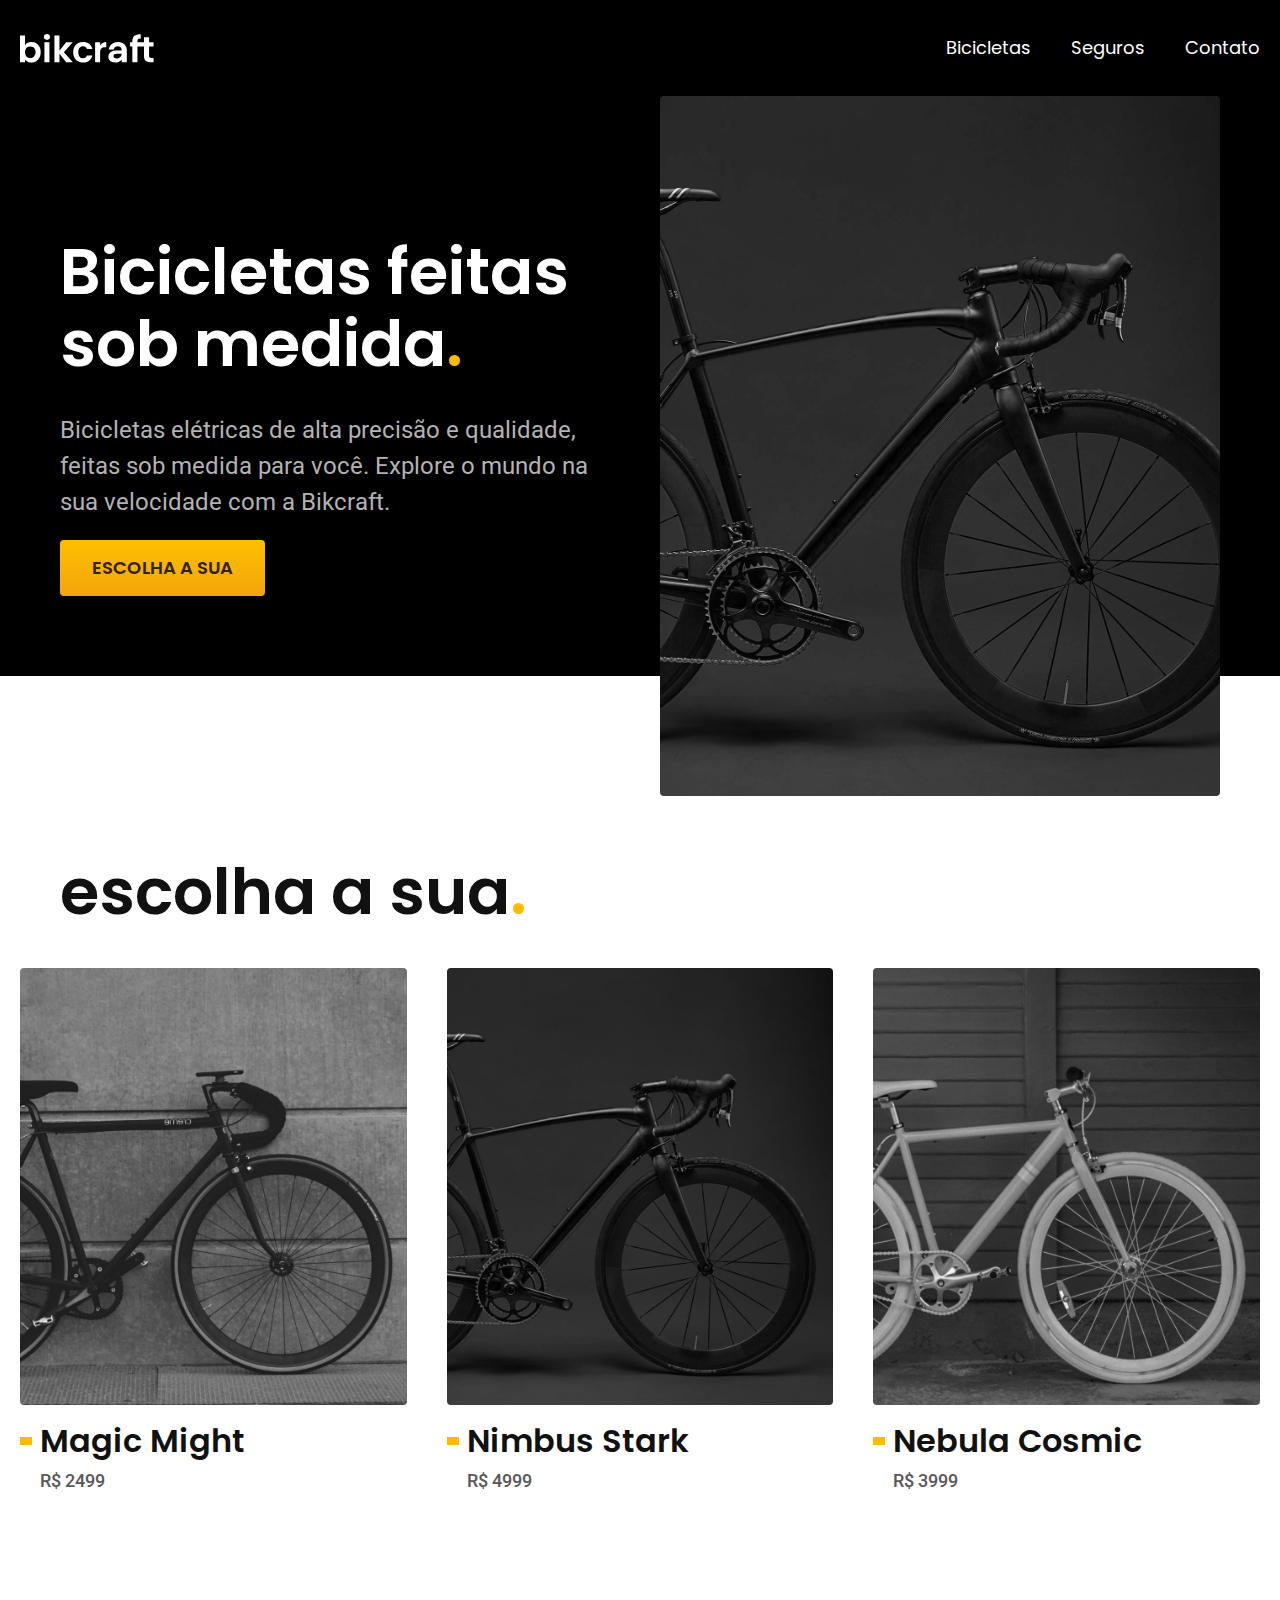
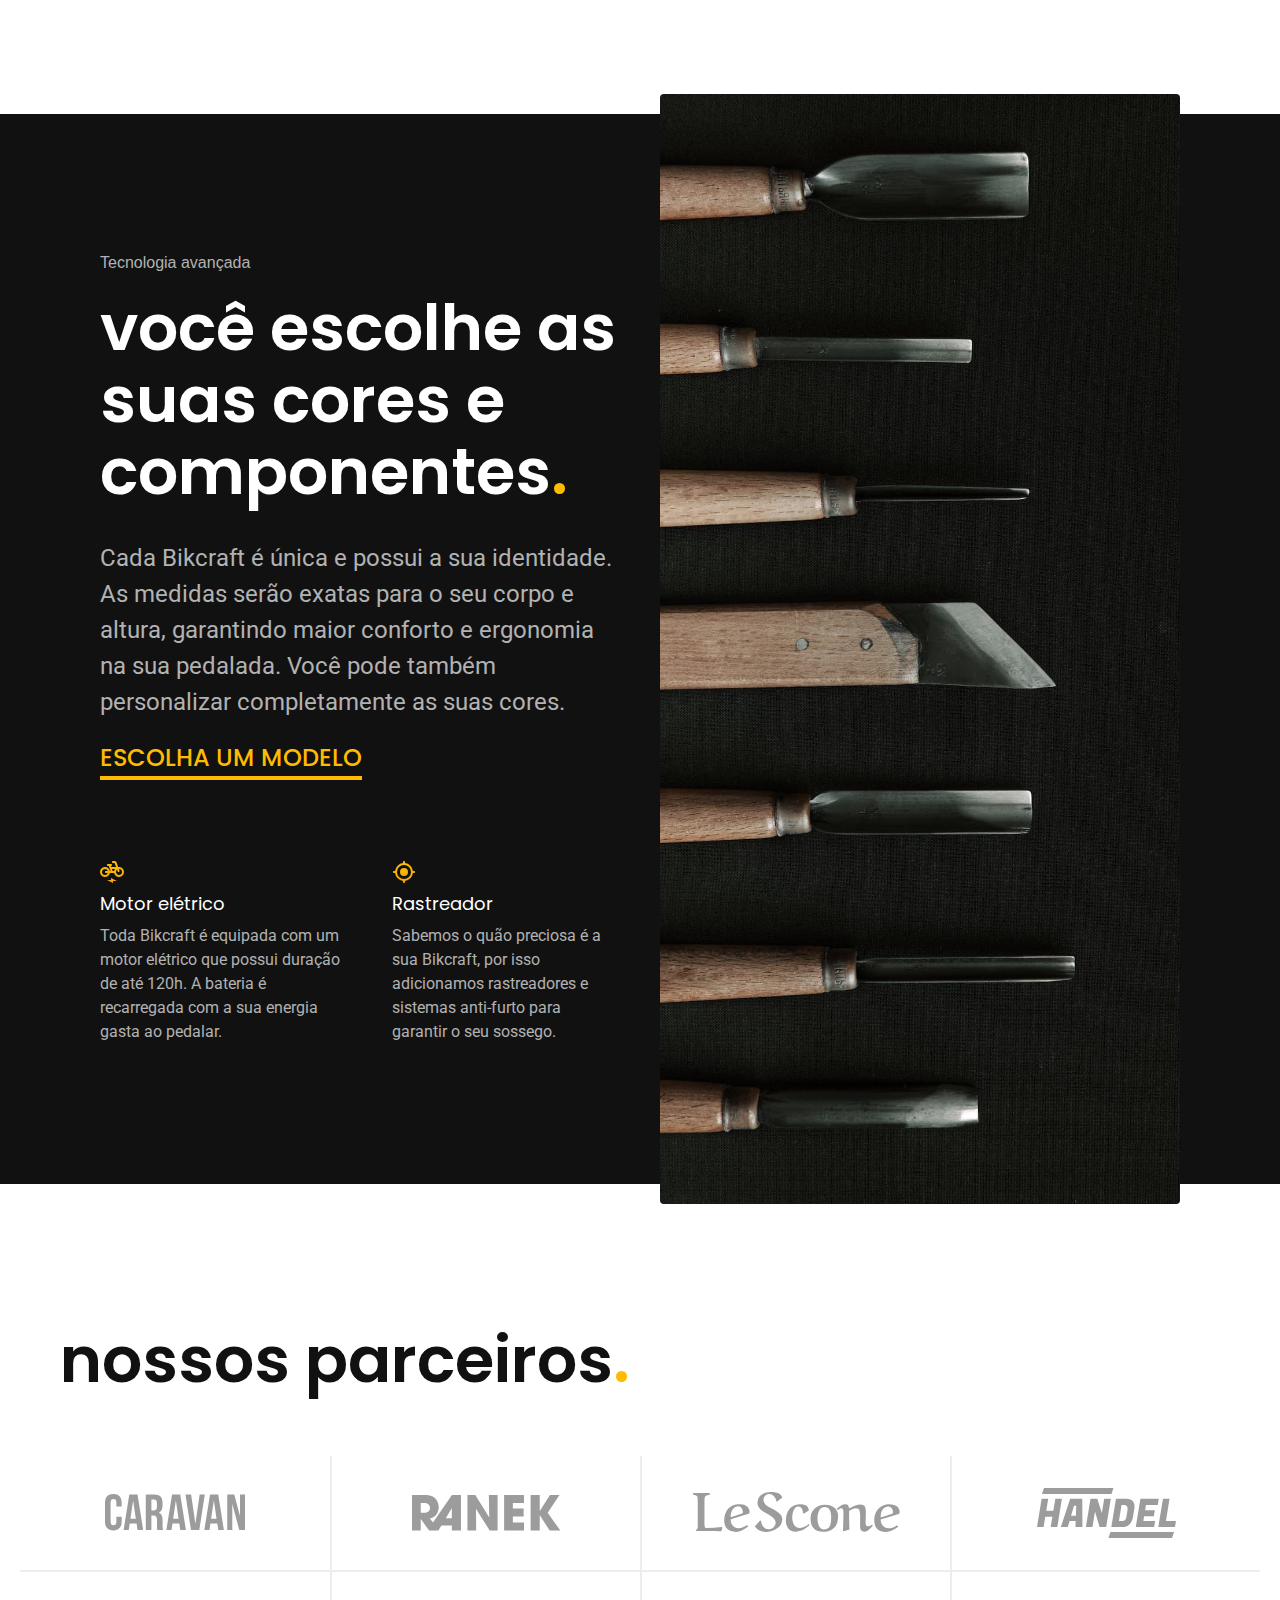
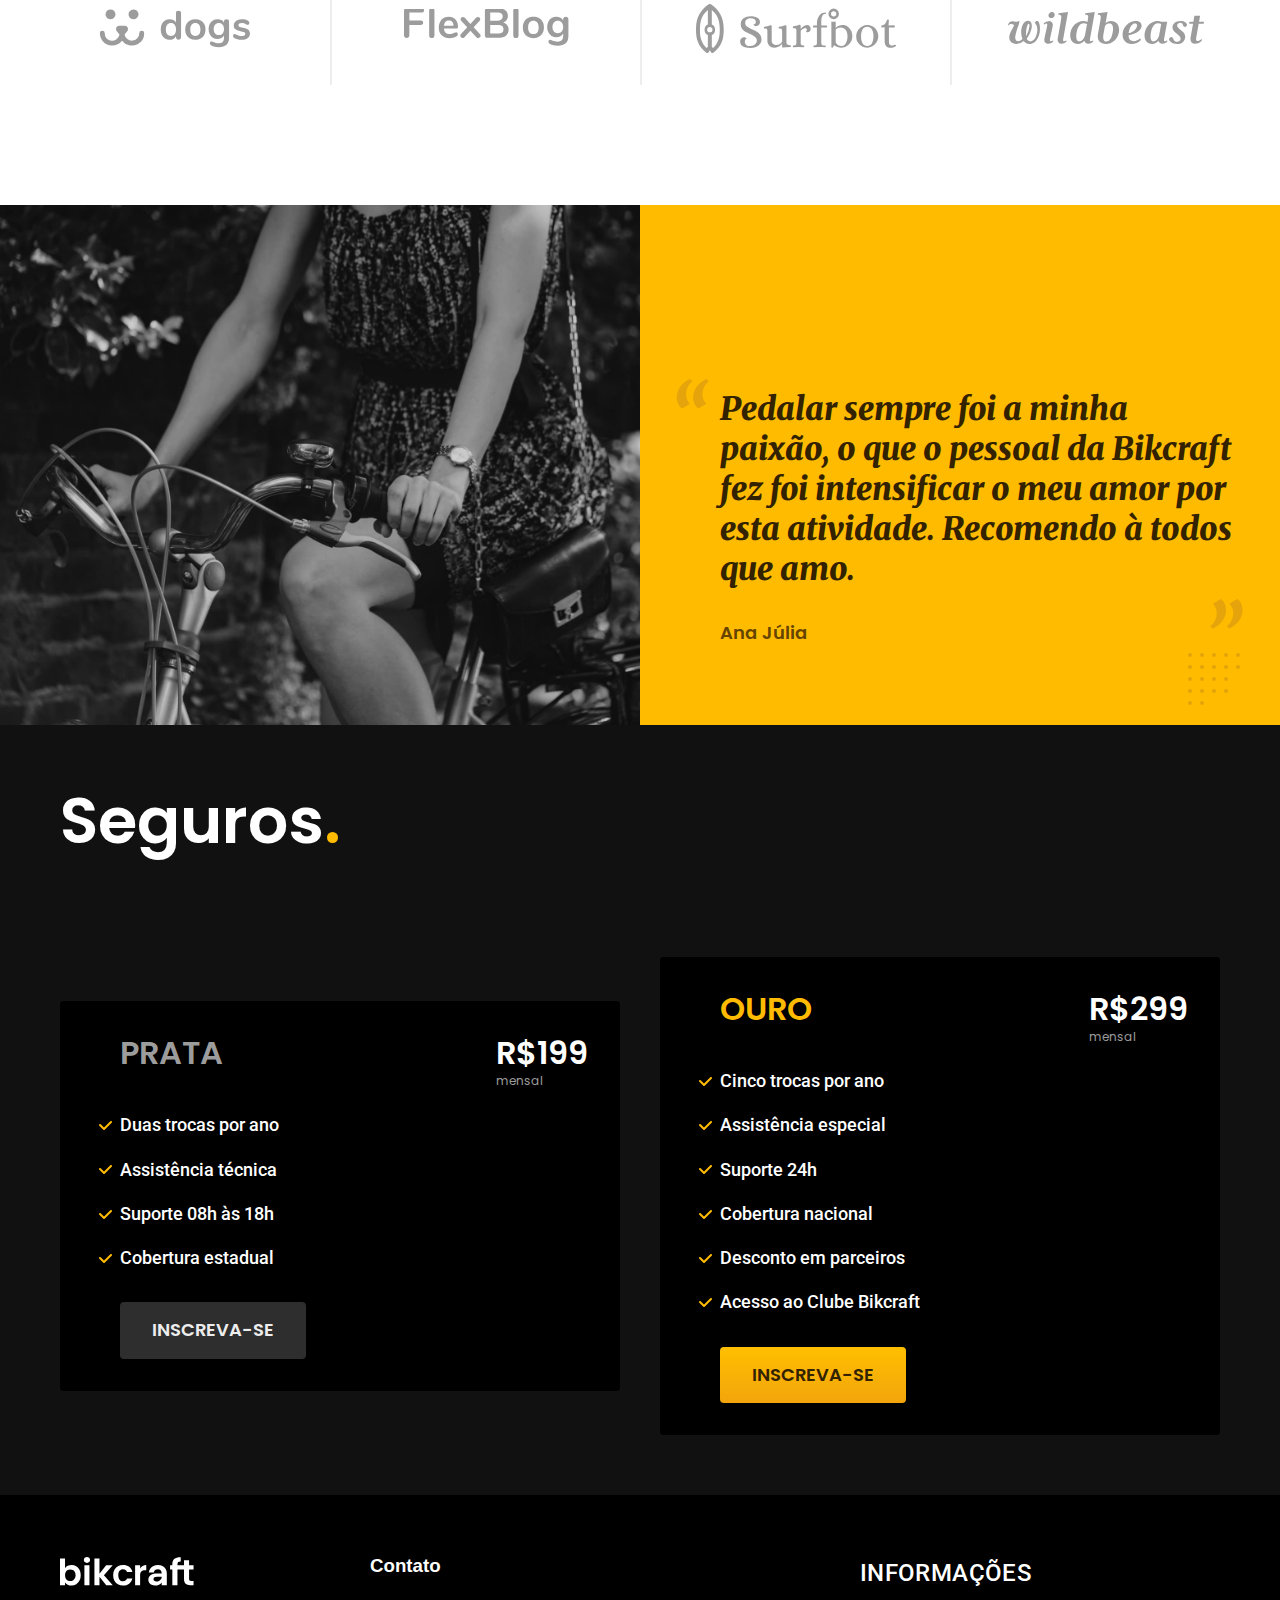
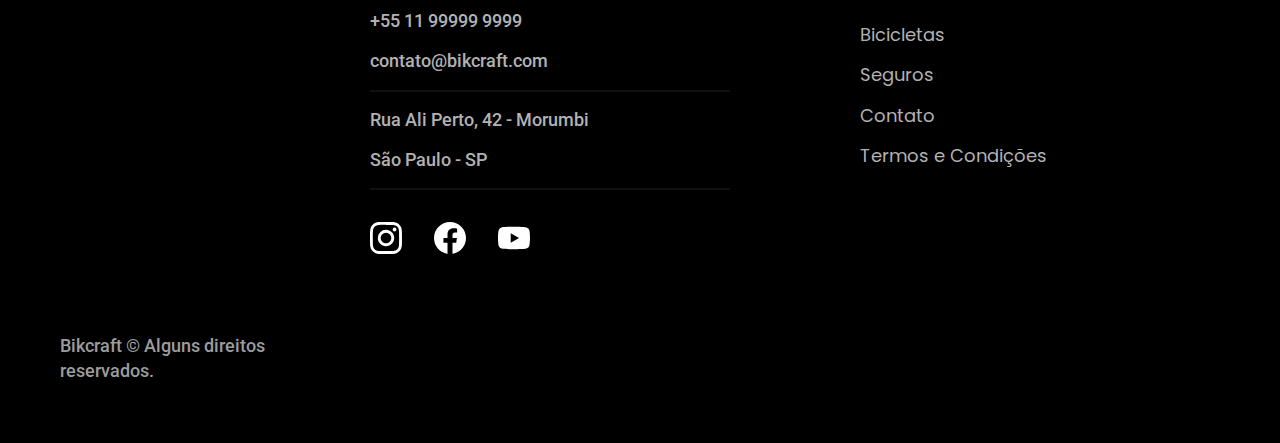
<file: index.html>
<!DOCTYPE html>
<html lang="pt-br">

<head>
  <meta charset="UTF-8">
  <meta name="viewport" content="width=device-width, initial-scale=1.0">
  <title>Bikcraft - Bicicletas Elétricas</title>
  <meta name="description" content="Bicicletas elétricas de alta precisão e qualidade,  feitas sob medida para o cliente. Explore o mundo na sua velocidade com a Bikcraft.">
  <link rel="icon" href="./favicon.svg" type="image/svg+xml">
  <link rel="stylesheet" href="./css/style.min.css" as="style">
  <link rel="preconnect" href="https://fonts.googleapis.com">
  <link rel="preconnect" href="https://fonts.googleapis.com">
  <link rel="preconnect" href="https://fonts.gstatic.com" crossorigin>
  <link href="https://fonts.googleapis.com/css2?family=Merriweather:ital,wght@1,900&family=Poppins:wght@400;600&family=Roboto:wght@400;500&display=swap" rel="stylesheet">

  <script>document.documentElement.classList.add('js') </script>
</head>

<body>
  <header class="header-bg">
    <div class="header">
      <a href="./"><img src="./bikcraft.svg" width="136" height="32" alt="Bikcraft"></a>
      <nav aria-label="primaria">
        <ul class="header-menu font-1-m cor-0">
          <li><a href="./bicicletas.html">Bicicletas</a></li>
          <li><a href="./seguros.html">Seguros</a></li>
          <li><a href="./contato.html">Contato</a></li>
        </ul>
      </nav>
    </div>
  </header>
  <main class="introducao-bg">
    <div class="introducao container">
      <div class="introducao-content">
        <h1 class="font-1-xxl cor-0 fadeInDown" data-anime="200">Bicicletas feitas sob medida<span class="cor-p1">.</span></h1>
        <p class="font-2-l cor-5 fadeInDown" data-anime="400">Bicicletas elétricas de alta precisão e qualidade, feitas sob medida para você. Explore o mundo na sua velocidade com a Bikcraft.</p>
        <a class="btn fadeInDown" href="./bicicletas.html" data-anime="600">Escolha a sua</a>
      </div>
      <picture class="fadeInDown" data-anime="800">
        <source media="(max-width: 800px)" srcset="./bicicletas/nimbus.jpg">
        <img src="./fotos/introducao.jpg" width="1280" height="1600" alt="Bicicleta elétrica preta">
      </picture>
    </div>
  </main>
  <article class="bicicletas-listas">
    <h2 class="font-1-xxl container">escolha a sua<span class="cor-p1">.</span></h2>

    <ul>
      <li>
        <a href="./bicicletas-html/magic.html">
          <img src="bicicletas/magic-home.jpg" alt="Bicicleta preta">
          <h3 class="font-1-xl">Magic Might</h3>
          <span class="font-2-m cor-8">R$ 2499</span>
        </a>
      </li>
      <li>
        <a href="./bicicletas-html/nimbus.html">
          <img src="bicicletas/nimbus-home.jpg" alt="Bicicleta preta">
          <h3 class="font-1-xl">Nimbus Stark</h3>
          <span class="font-2-m cor-8">R$ 4999</span>
        </a>
      </li>
      <li>
        <a href="./bicicletas-html/nebula.html">
          <img src="bicicletas/nebula-home.jpg" alt="Bicicleta branca">
          <h3 class="font-1-xl">Nebula Cosmic</h3>
          <span class="font-2-m cor-8">R$ 3999</span>
        </a>
      </li>
    </ul>
  </article>

  <article class="tecnologia-bg">
    <div class="tecnologia container">
      <div class="tecnologia-content">
        <span class="font-2-lb cor-5">Tecnologia avançada</span>
        <h2 class="font-1-xxl cor-0">você escolhe as suas cores e componentes<span class="cor-p1">.</span></h2>
        <p class="font-2-l cor-5">Cada Bikcraft é única e possui a sua identidade. As medidas serão exatas para o seu corpo e altura, garantindo maior conforto e ergonomia na sua pedalada. Você pode também personalizar completamente as suas cores.</p>
        <a class="link" href="./bicicletas.html">Escolha um modelo</a>

        <div class="tecnologia-vantagens">
          <div>
            <img src="./icones/eletrica.svg" alt="">
            <h3 class=" font-1-m cor-0">Motor elétrico</h3>
            <p class=" font-2-s cor-5">Toda Bikcraft é equipada com um motor elétrico que possui duração de até 120h. A bateria é recarregada com a sua energia gasta ao pedalar.</p>
          </div>

          <div>
            <img src="./icones/rastreador.svg" alt="">
            <h3 class="font-1-m cor-0">Rastreador</h3>
            <p class=" font-2-s cor-5">Sabemos o quão preciosa é a sua Bikcraft, por isso adicionamos rastreadores e sistemas anti-furto para garantir o seu sossego. </p>
          </div>
        </div>
      </div>
      <div class="tecnologia-imagem">
        <img src="./fotos/tecnologia.jpg" alt="Tecnologia">
      </div>
    </div>
  </article>
  <section class="parceiros" aria-label="Nossos parceiros">
    <h2 class="font-1-xxl container">nossos parceiros<span class="cor-p1">.</span></h2>
    <ul>
      <li><img src="./parceiros/caravan.svg" alt="caravan"></li>
      <li><img src="./parceiros/ranek.svg" alt="ranek"></li>
      <li><img src="./parceiros/lescone.svg" alt="lescone"></li>
      <li><img src="./parceiros/handel.svg" alt="handel"></li>
      <li><img src="./parceiros/dogs.svg" alt="dogs"></li>
      <li><img src="./parceiros/flexblog.svg" alt="flexblog"></li>
      <li><img src="./parceiros/surfbot.svg" alt="surfbot"></li>
      <li><img src="./parceiros/wildbeast.svg" alt="wildbeast"></li>

    </ul>
  </section>
  <section class="depoimento" aria-label="Depoimento">
    <div><img src="./fotos/depoimento.jpg" alt="Pessoa pedalando uma bicleta Bikcraft"></div>
    <div class="depoimento-content">
      <blockquote class="font-1-xl cor-p5">
        <p>Pedalar sempre foi a minha paixão, o que o pessoal da Bikcraft fez foi intensificar o meu amor por esta atividade. Recomendo à todos que amo.
        </p>
      </blockquote>
      <span class="font-1-m-b cor-p4">Ana Júlia</span>
    </div>
  </section>

  <article class="seguros-bg">
    <div class="seguros container">
      <h2 class="font-1-xxl cor-0">Seguros<span class="cor-p1">.</span></h2>
      <div class="seguros-item">
        <h3 class="font-1-xl cor-6">PRATA</h3>
        <span class="font-1-xl cor-0">R$199 <span class="font-1-xs cor-6">mensal</span></span>
        <ul class="font-2-m cor-0">
          <li>Duas trocas por ano </li>
          <li>Assistência técnica</li>
          <li>Suporte 08h às 18h</li>
          <li>Cobertura estadual</li>
        </ul>
        <a class="btn secundario" href="./orçamento.html">Inscreva-se</a>
      </div>
      <div class="seguros-item">
        <h3 class="font-1-xl cor-p1">OURO</h3>
        <span class="font-1-xl cor-0">R$299 <span class="font-1-xs cor-6">mensal</span></span>
        <ul class="font-2-m cor-0">
          <li>Cinco trocas por ano </li>
          <li>Assistência especial</li>
          <li>Suporte 24h</li>
          <li>Cobertura nacional</li>
          <li>Desconto em parceiros</li>
          <li>Acesso ao Clube Bikcraft</li>
        </ul>
        <a class="btn" href="./orçamento.html">Inscreva-se</a>
      </div>
    </div>
  </article>
  <footer class="footer-bg">
    <div class="footer container">
      <img src="bikcraft.svg" alt="Bikcraft">
      <div class="footer-contato">
        <h3 class="font-2-lb cor-0">Contato</h3>
        <ul class=" font-2-m cor-5">
          <li><a href="tel:+5511999999999">+55 11 99999 9999</a></li>
          <li><a href="mailto:contato@bikcraft.com">contato@bikcraft.com</a></li>
          <li>Rua Ali Perto, 42 - Morumbi</li>
          <li>São Paulo - SP</li>
        </ul>
        <div class="footer-redes">
          <a href="./">
            <img src="./redes/instagram.svg" alt="Instagram">
          </a>
          <a href="./">
            <img src="./redes/facebook.svg" alt="Facebook">
          </a>
          <a href="./">
            <img src="./redes/youtube.svg" alt="Youtube">
          </a>
        </div>
      </div>
      <div class="footer-informacoes">
        <h3 class="font-2-l-b cor-0">Informações</h3>
        <nav>
          <ul class="font-1-m cor-5">
            <li><a href="./bicicletas.html">Bicicletas</a></li>
            <li><a href="./seguros.html">Seguros</a></li>
            <li><a href="./contato.html">Contato</a></li>
            <li><a href="./termos.html">Termos e Condições</a></li>
          </ul>
        </nav>
      </div>
      <p class="footer-copy font-2-m cor-6">Bikcraft © Alguns direitos reservados.</p>
    </div>
  </footer>
  <script src="./js/plugins/simple-anime.js"></script>
  <script src="./js/script.js"></script>
</body>

</html>
</file>
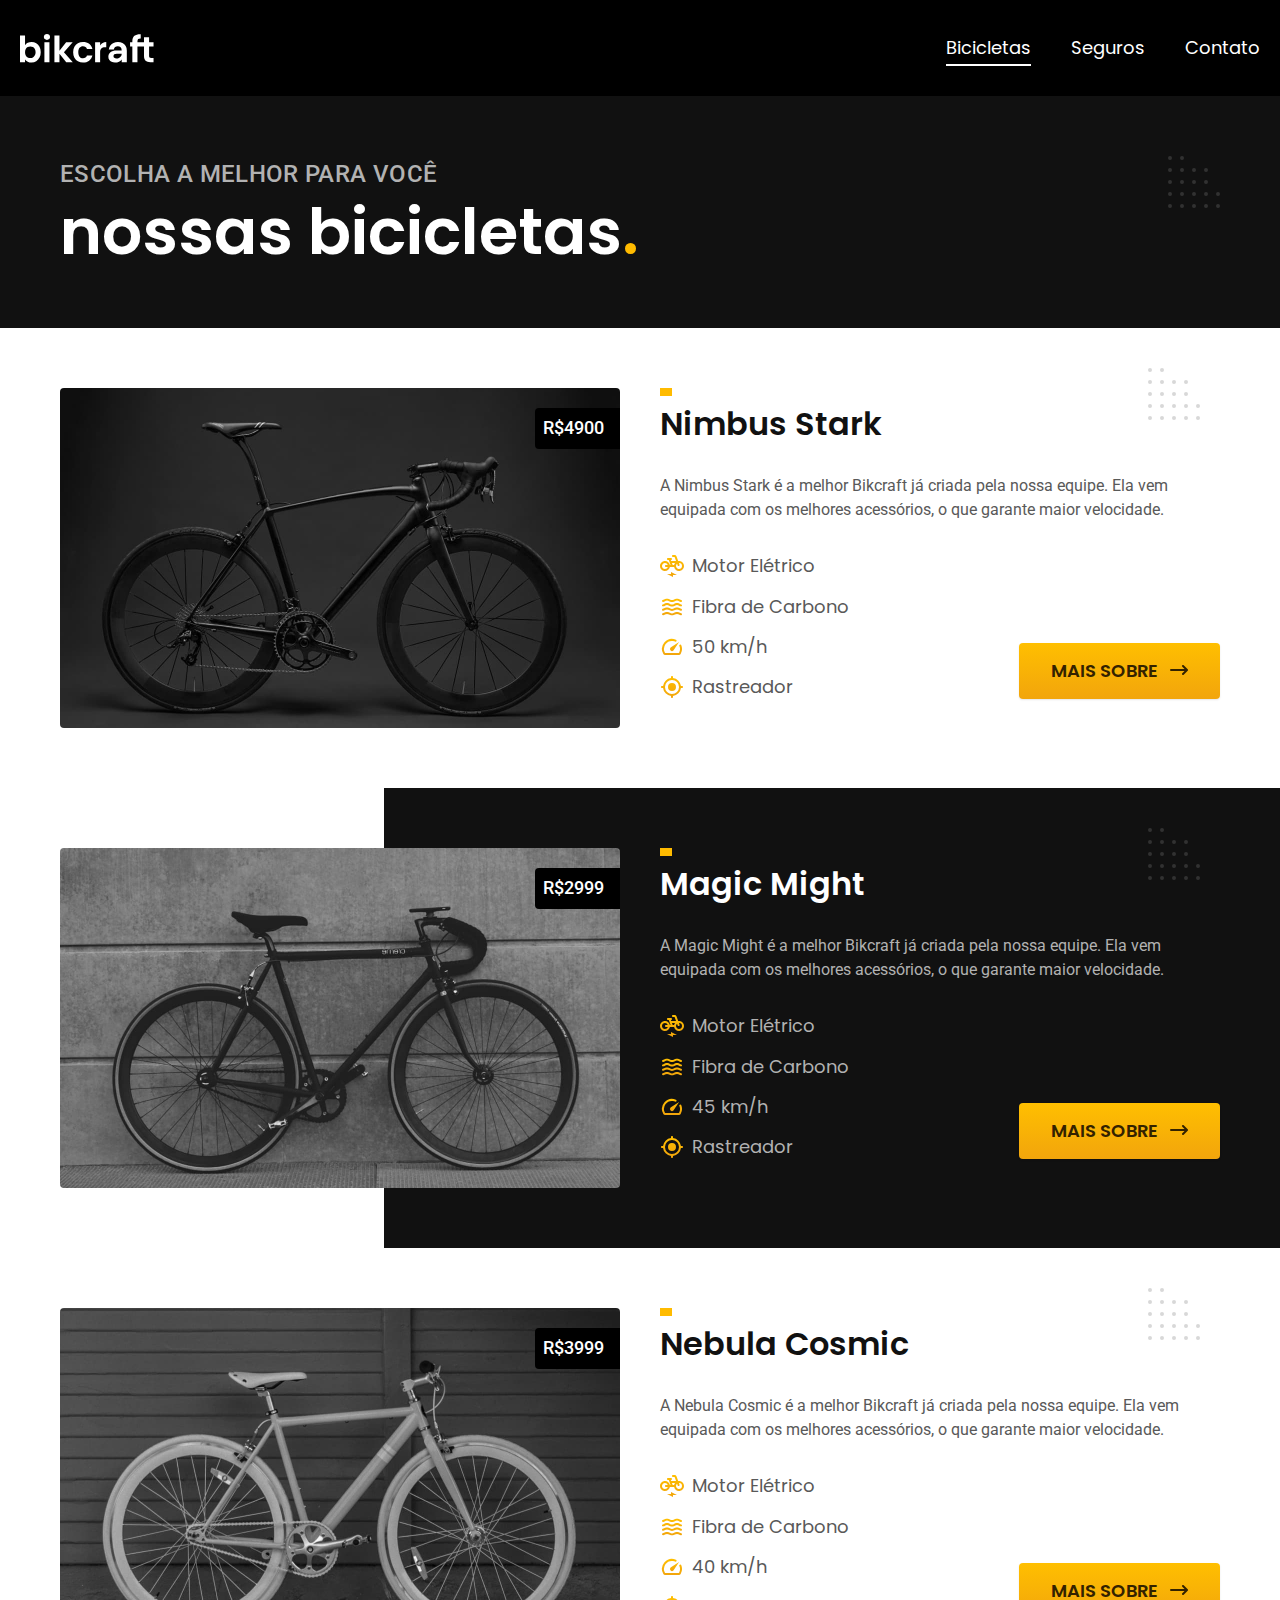
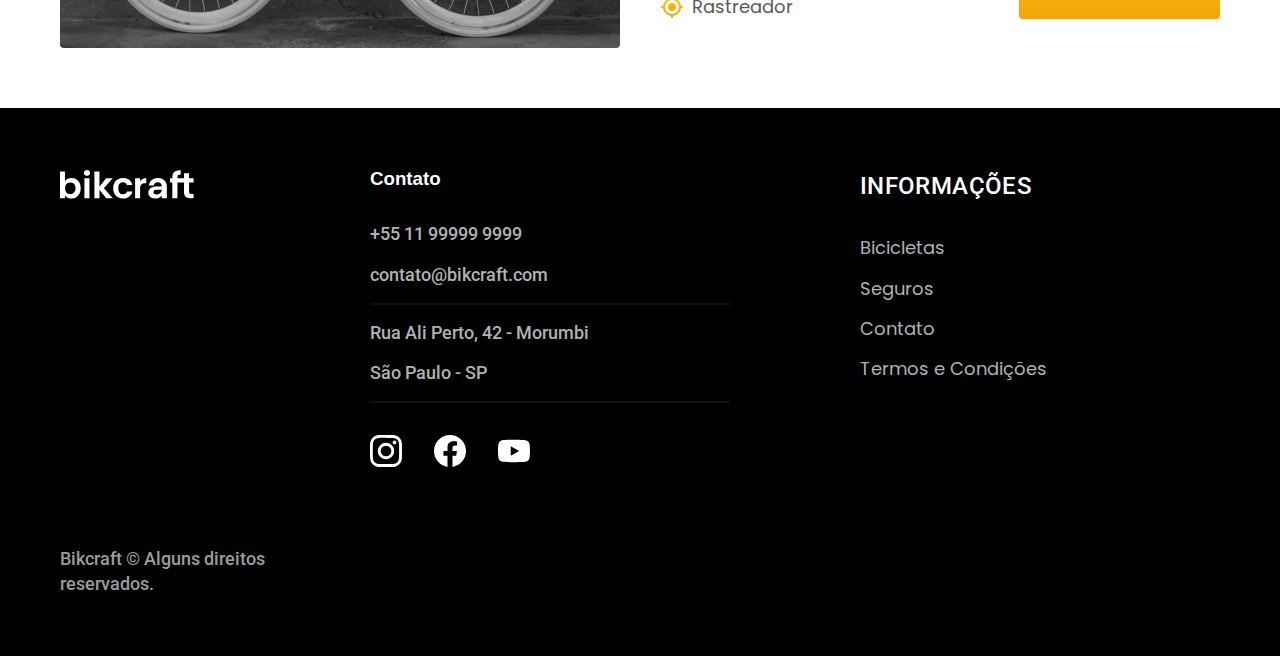
<file: bicicletas.html>
<!DOCTYPE html>
<html lang="pt-br">

<head>
  <meta charset="UTF-8">
  <meta name="viewport" content="width=device-width, initial-scale=1.0">
  <title>Bicicletas | Bikcraft</title>
  <meta name="description" content="Bicicletas.">
  <link rel="stylesheet" href="./css/style.min.css">
  <link rel="preconnect" href="https://fonts.googleapis.com">
  <link rel="preconnect" href="https://fonts.googleapis.com">
  <link rel="preconnect" href="https://fonts.gstatic.com" crossorigin>
  <link href="https://fonts.googleapis.com/css2?family=Merriweather:ital,wght@1,900&family=Poppins:wght@400;600&family=Roboto:wght@400;500&display=swap" rel="stylesheet">
  <link rel="icon" href="./favicon.svg" type="image/svg+xml">
  <script>document.documentElement.classList.add('js') </script>
</head>

<body id="bicicletas">
  <header class="header-bg">
    <div class="header">
      <a href="./"><img src="bikcraft.svg" alt="Bikcraft"></a>
      <nav aria-label="primaria">
        <ul class="header-menu font-1-m cor-0">
          <li><a href="./bicicletas.html">Bicicletas</a></li>
          <li><a href="./seguros.html">Seguros</a></li>
          <li><a href="./contato.html">Contato</a></li>
        </ul>
      </nav>
    </div>
  </header>
  <main>
    <div class="titulo-bg">
      <div class="titulo container">
        <p class="font-2-l-b cor-5">Escolha a melhor para você</p>
        <h1 class="font-1-xxl cor-0">nossas bicicletas<span class="cor-p1">.</span></h1>
      </div>
    </div>
  </main>

  <div class="bicicletas container">
    <div class="bicicletas-imagem">
      <img src="bicicletas/nimbus.jpg" alt="Bicleta Preta">
      <span class="font-2-m cor-0">R$4900</span>
    </div>
    <div class="bicicletas-content">
      <h2 class="font-1-xl"> Nimbus Stark</h2>
      <p class="font-2-s cor-8">A Nimbus Stark é a melhor Bikcraft já criada pela nossa equipe. Ela vem equipada com os melhores acessórios, o que garante maior velocidade.</p>
      <ul class="font-1-m cor-8">
        <li><img src="./icones/eletrica.svg" alt="">
          Motor Elétrico</li>
        <li><img src="./icones/carbono.svg" alt="">
          Fibra de Carbono</li>
        <li><img src="./icones/velocidade.svg" alt="">
          50 km/h</li>
        <li><img src="./icones/rastreador.svg" alt="">
          Rastreador</li>
      </ul>
      <a class="btn seta" href="./bicicletas-html/nimbus.html">Mais Sobre</a>
    </div>
  </div>
  <div class="bicicletas-bg">
    <div class="bicicletas container">
      <div class="bicicletas-imagem">
        <img src="bicicletas/magic.jpg" alt="Bicleta Preta">
        <span class="font-2-m cor-0">R$2999</span>
      </div>
      <div class="bicicletas-content">
        <h2 class="font-1-xl cor-0"> Magic Might</h2>
        <p class="font-2-s cor-5">A Magic Might é a melhor Bikcraft já criada pela nossa equipe. Ela vem equipada com os melhores acessórios, o que garante maior velocidade.</p>
        <ul class="font-1-m cor-5">
          <li><img src="./icones/eletrica.svg" alt="">
            Motor Elétrico</li>
          <li><img src="./icones/carbono.svg" alt="">
            Fibra de Carbono</li>
          <li><img src="./icones/velocidade.svg" alt="">
            45 km/h</li>
          <li><img src="./icones/rastreador.svg" alt="">
            Rastreador</li>
        </ul>
        <a class="btn seta" href="./bicicletas-html/magic.html">Mais Sobre</a>
      </div>
    </div>
  </div>
  <div class="bicicletas container">
    <div class="bicicletas-imagem">
      <img src="bicicletas/nebula.jpg" alt="Bicleta Branca">
      <span class="font-2-m cor-0">R$3999</span>
    </div>
    <div class="bicicletas-content">
      <h2 class="font-1-xl"> Nebula Cosmic</h2>
      <p class="font-2-s cor-8">A Nebula Cosmic é a melhor Bikcraft já criada pela nossa equipe. Ela vem equipada com os melhores acessórios, o que garante maior velocidade.</p>
      <ul class="font-1-m cor-8">
        <li><img src="./icones/eletrica.svg" alt="">
          Motor Elétrico</li>
        <li><img src="./icones/carbono.svg" alt="">
          Fibra de Carbono</li>
        <li><img src="./icones/velocidade.svg" alt="">
          40 km/h</li>
        <li><img src="./icones/rastreador.svg" alt="">
          Rastreador</li>
      </ul>
      <a class="btn seta" href="./bicicletas-html/nebula.html">Mais Sobre</a>
    </div>
  </div>
  <footer class="footer-bg">
    <div class="footer container">
      <img src="bikcraft.svg" alt="Bikcraft">
      <div class="footer-contato">
        <h3 class="font-2-lb cor-0">Contato</h3>
        <ul class=" font-2-m cor-5">
          <li><a href="tel:+5511999999999">+55 11 99999 9999</a></li>
          <li><a href="mailto:contato@bikcraft.com">contato@bikcraft.com</a></li>
          <li>Rua Ali Perto, 42 - Morumbi</li>
          <li>São Paulo - SP</li>
        </ul>
        <div class="footer-redes">
          <a href="./">
            <img src="./redes/instagram.svg" alt="Instagram">
          </a>
          <a href="./">
            <img src="./redes/facebook.svg" alt="Facebook">
          </a>
          <a href="./">
            <img src="./redes/youtube.svg" alt="Youtube">
          </a>
        </div>
      </div>
      <div class="footer-informacoes">
        <h3 class="font-2-l-b cor-0">Informações</h3>
        <nav>
          <ul class="font-1-m cor-5">
            <li><a href="./bicicletas.html">Bicicletas</a></li>
            <li><a href="./seguros.html">Seguros</a></li>
            <li><a href="./contato.html">Contato</a></li>
            <li><a href="./termos.html">Termos e Condições</a></li>
          </ul>
        </nav>
      </div>
      <p class="footer-copy font-2-m cor-6">Bikcraft © Alguns direitos reservados.</p>
    </div>
  </footer>
  <script src="./js/script.js"></script>
</body>

</html>
</file>
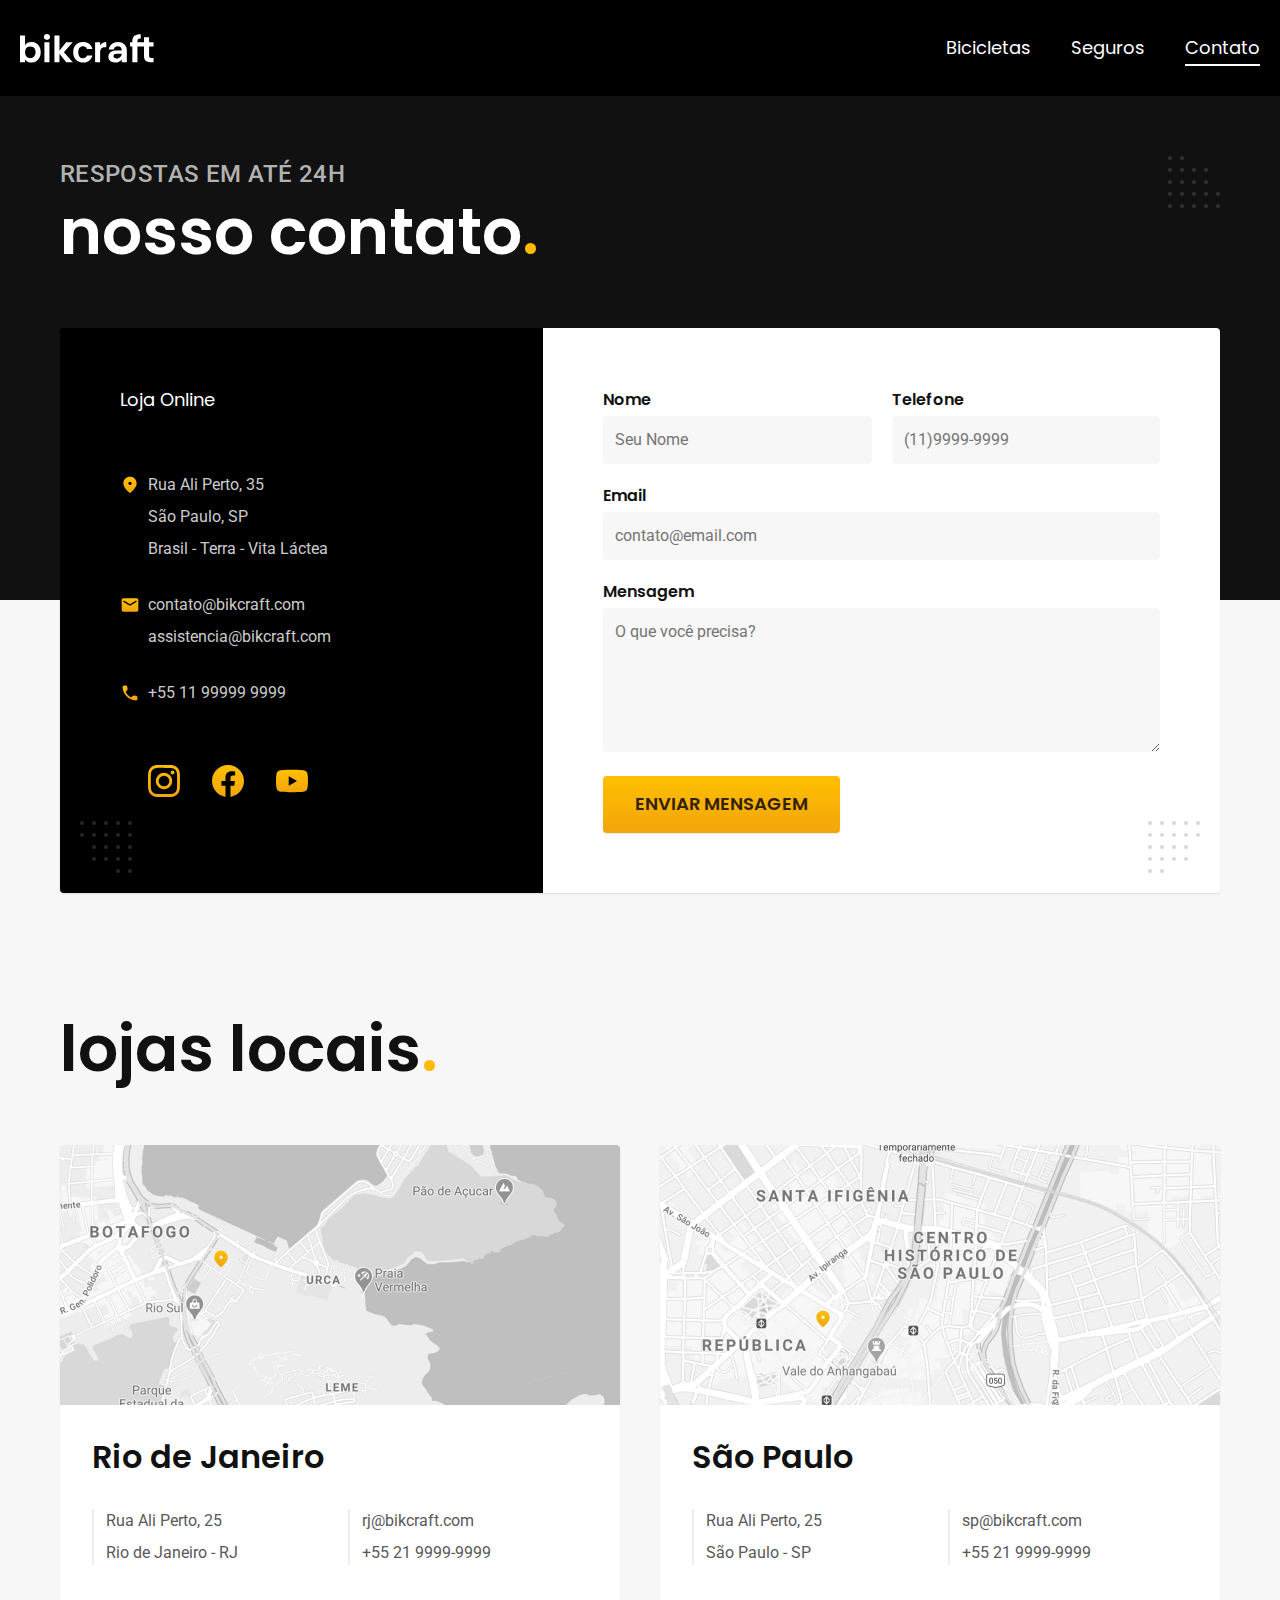
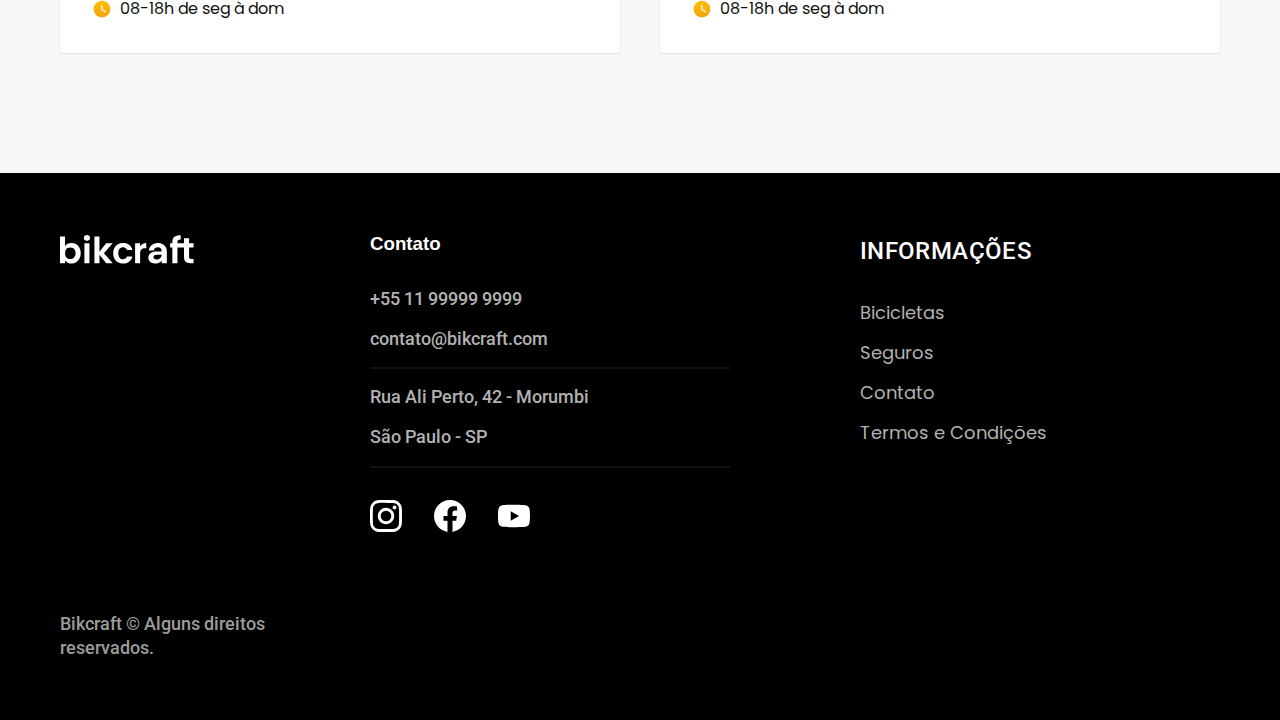
<file: contato.html>
<!DOCTYPE html>
<html lang="pt-br">

<head>
  <meta charset="UTF-8">
  <meta name="viewport" content="width=device-width, initial-scale=1.0">
  <title>Contato | Bikcraft</title>
  <meta name="description" content="Contato.">
  <link rel="stylesheet" href="css/style.min.css">
  <link rel="preconnect" href="https://fonts.googleapis.com">
  <link rel="preconnect" href="https://fonts.googleapis.com">
  <link rel="preconnect" href="https://fonts.gstatic.com" crossorigin>
  <link href="https://fonts.googleapis.com/css2?family=Merriweather:ital,wght@1,900&family=Poppins:wght@400;600&family=Roboto:wght@400;500&display=swap" rel="stylesheet">
  <link rel="icon" href="./favicon.svg" type="image/svg+xml">
  <script>document.documentElement.classList.add('js') </script>
</head>

<body id="contato">
  <header class="header-bg">
    <div class="header">
      <a href="./"><img src="bikcraft.svg" alt="Bikcraft"></a>
      <nav aria-label="primaria">
        <ul class="header-menu font-1-m cor-0">
          <li><a href="./bicicletas.html">Bicicletas</a></li>
          <li><a href="./seguros.html">Seguros</a></li>
          <li><a href="./contato.html">Contato</a></li>
        </ul>
      </nav>
    </div>
  </header>
  <main>
    <div class="titulo-bg">
      <div class="titulo container">
        <p class="font-2-l-b cor-5">Respostas em até 24h</p>
        <h1 class="font-1-xxl cor-0">nosso contato<span class="cor-p1">.</span></h1>
      </div>
    </div>

    <div class="contato container">
      <section class="contato-dados" aria-label="Endereço">
        <h2 class="font-1-m cor-0">Loja Online</h2>
        <div class="contato-endereco font-2-s cor-4">
          <p>Rua Ali Perto, 35</p>
          <p>São Paulo, SP</p>
          <p>Brasil - Terra - Vita Láctea</p>
        </div>
        <address class="contato-meios font-2-s cor-4">
          <a href="mailto:contato@bikcraft.com">contato@bikcraft.com</a>
          <a href="mailto:assistencia@bikcraft.com">assistencia@bikcraft.com</a>
          <a href="tel:+5511999999999">+55 11 99999 9999</a>
        </address>
        <div class="contato-redes">
          <a href="./">
            <img src="./redes/instagram-p.svg" alt="Instagram">
          </a>
          <a href="./">
            <img src="./redes/facebook-p.svg" alt="Facebook">
          </a>
          <a href="./">
            <img src="./redes/youtube-p.svg" alt="Youtube">
          </a>
        </div>
      </section>
      <section class="contato-formulario" aria-label="Formulário">
        <form class="form" action="./contato.html">
          <div>
            <label for="nome">Nome</label>
            <input type="text" id="nome" name="nome" placeholder="Seu Nome">
          </div>
          <div>
            <label for="Telefone">Telefone</label>
            <input type="text" id="telefone" name="telefone" placeholder="(11)9999-9999">
          </div>
          <div class="col-2">
            <label for="email">Email</label>
            <input type="email" id="email" name="email" placeholder="contato@email.com">
          </div>
          <div class="col-2">
            <label for="mensagem">Mensagem</label>
            <textarea rows="5" type="mensagem" id="mensagem" name="mensagem" placeholder="O que você precisa?"></textarea>
          </div>
          <button class="btn col-2">Enviar Mensagem</button>
        </form>
      </section>
    </div>
  </main>

  <article class="lojas container">
    <h2 class="font-1-xxl">lojas locais<span class="cor-p1">.</span></h2>
    <div class="lojas-item">
      <img src="./lojas/rj.jpg" alt="mapa marcando o endereço em Rua Ali Perto, 25 - Rio de Janeiro - RJ">
      <div class="lojas-content">
        <h3 class="font-1-xl">Rio de Janeiro</h3>
        <div class="lojas-dados font-2-s cor-8">
          <p>Rua Ali Perto, 25</p>
          <p>Rio de Janeiro - RJ</p>
        </div>
        <div class="lojas-dados font-2-s cor-8">
          <a href="mailto:rj@bikcraft.com">rj@bikcraft.com</a>
          <a href="tel:+5521999999999">+55 21 9999-9999</a>
        </div>
        <p class="lojas-tempo font-1-s"> <img src="./icones/horario.svg" alt="">08-18h de seg à dom</p>
      </div>
    </div>

    <div class="lojas-item">
      <img src="./lojas/sp.jpg" alt="mapa marcando o endereço em Rua Ali Perto, 35 -São Paulo - SP">
      <div class="lojas-content">
        <h3 class="font-1-xl">São Paulo</h3>
        <div class="lojas-dados font-2-s cor-8">
          <p>Rua Ali Perto, 25</p>
          <p>São Paulo - SP</p>
        </div>
        <div class="lojas-dados font-2-s cor-8">
          <a href="mailto:sp@bikcraft.com">sp@bikcraft.com</a>
          <a href="tel:+5511999999999">+55 21 9999-9999</a>
        </div>
        <p class="lojas-tempo font-1-s"> <img src="./icones/horario.svg" alt="">08-18h de seg à dom</p>
      </div>
    </div>
    </div>
  </article>
  <footer class="footer-bg">
    <div class="footer container">
      <img src="bikcraft.svg" alt="Bikcraft">
      <div class="footer-contato">
        <h3 class="font-2-lb cor-0">Contato</h3>
        <ul class=" font-2-m cor-5">
          <li><a href="tel:+5511999999999">+55 11 99999 9999</a></li>
          <li><a href="mailto:contato@bikcraft.com">contato@bikcraft.com</a></li>
          <li>Rua Ali Perto, 42 - Morumbi</li>
          <li>São Paulo - SP</li>
        </ul>
        <div class="footer-redes">
          <a href="./">
            <img src="./redes/instagram.svg" alt="Instagram">
          </a>
          <a href="./">
            <img src="./redes/facebook.svg" alt="Facebook">
          </a>
          <a href="./">
            <img src="./redes/youtube.svg" alt="Youtube">
          </a>
        </div>
      </div>
      <div class="footer-informacoes">
        <h3 class="font-2-l-b cor-0">Informações</h3>
        <nav>
          <ul class="font-1-m cor-5">
            <li><a href="./bicicletas.html">Bicicletas</a></li>
            <li><a href="./seguros.html">Seguros</a></li>
            <li><a href="./contato.html">Contato</a></li>
            <li><a href="./termos.html">Termos e Condições</a></li>
          </ul>
        </nav>
      </div>
      <p class="footer-copy font-2-m cor-6">Bikcraft © Alguns direitos reservados.</p>
    </div>
  </footer>
  <script src="./js/formluario.js"></script>
  <script src="./js/script.js"></script>
</body>

</html>
</file>
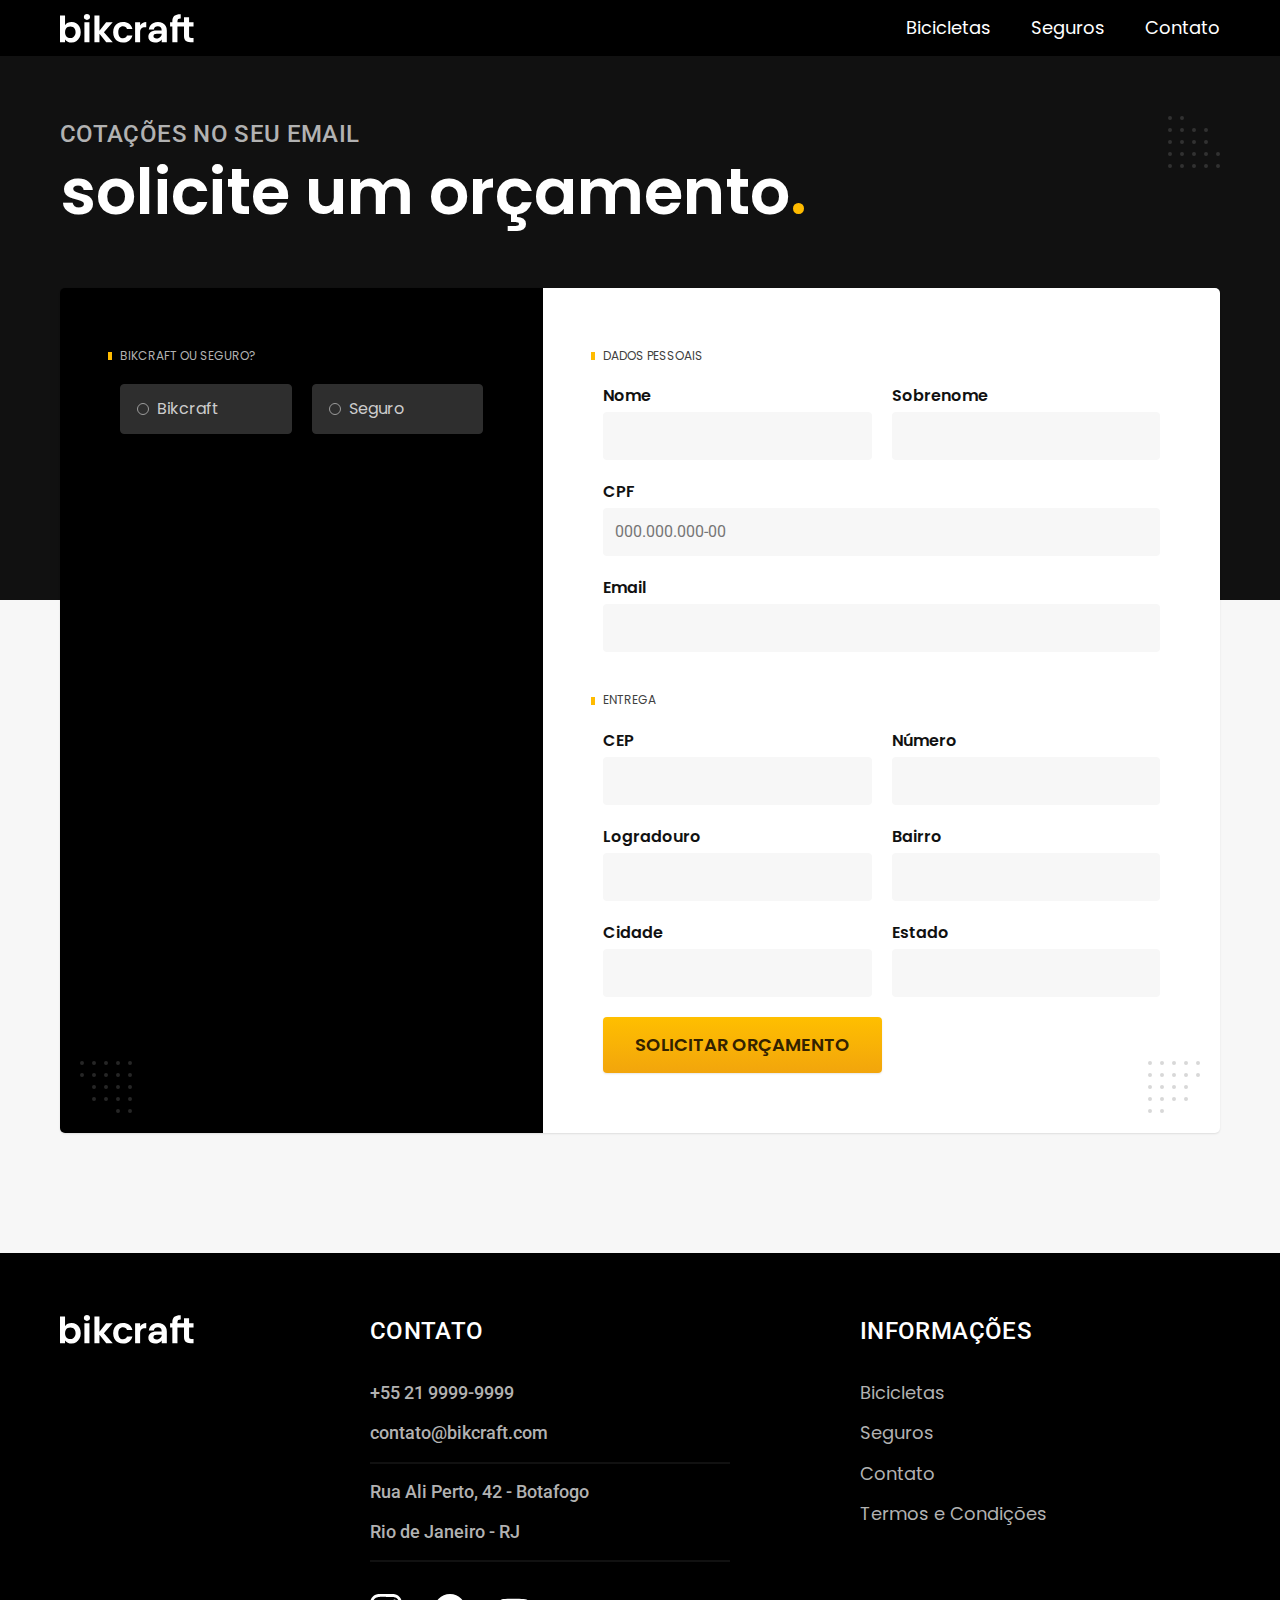
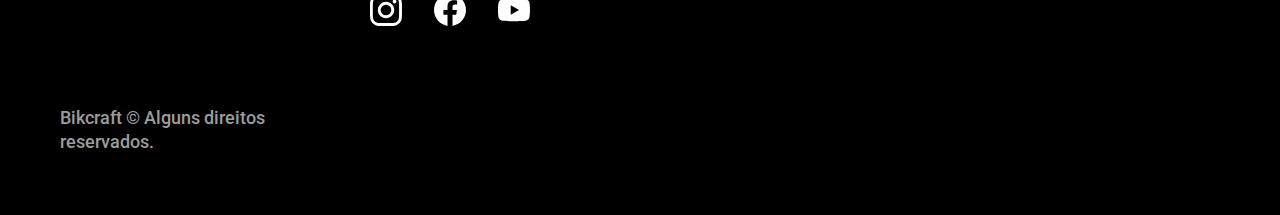
<file: orcamento.html>
<!DOCTYPE html>
<html lang="pt-br">

<head>
  <meta charset="UTF-8">
  <meta name="viewport" content="width=device-width, initial-scale=1.0">

  <title>Orçamento | Bikcraft</title>
  <meta name="description" content="Orçamento.">

  <link rel="stylesheet" href="./css/style.min.css" as="style">
  <link rel="preconnect" href="https://fonts.googleapis.com">
  <link rel="preconnect" href="https://fonts.googleapis.com">
  <link rel="preconnect" href="https://fonts.gstatic.com" crossorigin>
  <link href="https://fonts.googleapis.com/css2?family=Merriweather:ital,wght@1,900&family=Poppins:wght@400;600&family=Roboto:wght@400;500&display=swap" rel="stylesheet">
  <link rel="icon" href="./favicon.svg" type="image/svg+xml">
  <script>document.documentElement.classList.add('js') </script>
</head>

<body id="orcamento">
  <header class="header-bg">
    <div class="header container">
      <a href="./">
        <img src="./bikcraft.svg" alt="Bikcraft">
      </a>

      <nav aria-label="primaria">
        <ul class="header-menu font-1-m cor-0">
          <li><a href="./bicicletas.html">Bicicletas</a></li>
          <li><a href="./seguros.html">Seguros</a></li>
          <li><a href="./contato.html">Contato</a></li>
        </ul>
      </nav>
    </div>
  </header>

  <main>
    <div class="titulo-bg">
      <div class="titulo container">
        <p class="font-2-l-b cor-5">Cotações no seu email</p>
        <h1 class="font-1-xxl cor-0">solicite um orçamento<span class="cor-p1">.</span></h1>
      </div>
    </div>

    <form class="orcamento container" action="./orcamento.html">
      <div class="orcamento-produto">
        <h2 class="font-1-xs cor-5">Bikcraft ou Seguro?</h2>

        <input type="radio" name="tipo" value="bikcraft" id="bikcraft">
        <label for="bikcraft">Bikcraft</label>

        <input type="radio" name="tipo" value="seguro" id="seguro">
        <label for="seguro">Seguro</label>

        <div class="orcamento-conteudo" id="orcamento-bikcraft">
          <h2 class="font-1-xs cor-5">Escolha a sua</h2>

          <input type="radio" name="produto" value="nimbus" id="nimbus">
          <label for="nimbus">Nimbus Stark <span>R$ 4999</span></label>
          <div class="orcamento-detalhes">
            <ul class="font-1-xs cor-8">
              <li><img src="./icones/eletrica.svg" alt=""> Motor Elétrico</li>
              <li><img src="./icones/carbono.svg" alt=""> Fibra de Carbono</li>
              <li><img src="./icones/velocidade.svg" alt=""> 50 km/h</li>
              <li><img src="./icones/rastreador.svg" alt=""> Rastreador</li>
            </ul>
            <img src="./bicicletas/nimbus.jpg" alt="Bicicleta preta">
          </div>

          <input type="radio" name="produto" value="magic" id="magic">
          <label for="magic">Magic Might <span>R$ 2499</span></label>
          <div class="orcamento-detalhes">
            <ul class="font-1-xs cor-8">
              <li><img src="./icones/eletrica.svg" alt=""> Motor Elétrico</li>
              <li><img src="./icones/carbono.svg" alt=""> Fibra de Carbono</li>
              <li><img src="./icones/velocidade.svg" alt=""> 45 km/h</li>
              <li><img src="./icones/rastreador.svg" alt=""> Rastreador</li>
            </ul>
            <img src="./bicicletas/magic.jpg" alt="Bicicleta preta">
          </div>

          <input type="radio" name="produto" value="nebula" id="nebula">
          <label for="nebula">Nebula Cosmic <span>R$ 3999</span></label>
          <div class="orcamento-detalhes">
            <ul class="font-1-xs cor-8">
              <li><img src="./icones/eletrica.svg" alt=""> Motor Elétrico</li>
              <li><img src="./icones/carbono.svg" alt=""> Fibra de Carbono</li>
              <li><img src="./icones/velocidade.svg" alt=""> 40 km/h</li>
              <li><img src="./icones/rastreador.svg" alt=""> Rastreador</li>
            </ul>
            <img src="./bicicletas/nebula.jpg" alt="Bicicleta branca">
          </div>

        </div>

        <div class="orcamento-conteudo" id="orcamento-seguro">
          <h2 class="font-1-xs cor-5">Escolha o plano</h2>

          <input type="radio" name="produto" value="prata" id="prata">
          <label for="prata">Prata <span>R$ 199</span></label>

          <input type="radio" name="produto" value="ouro" id="ouro">
          <label for="ouro">Ouro<span>R$ 299</span></label>
        </div>
      </div>
      <div class="orcamento-dados form">
        <h2 class="font-1-xs cor-9 col-2">dados pessoais</h2>
        <div>
          <label for="nome">Nome</label>
          <input type="text" id="nome" name="nome">
        </div>
        <div>
          <label for="sobrenome">Sobrenome</label>
          <input type="text" id="sobrenome" name="sobrenome">
        </div>
        <div class="col-2">
          <label for="cpf">CPF</label>
          <input type="text" id="cpf" name="cpf" placeholder="000.000.000-00">
        </div>
        <div class="col-2">
          <label for="email">Email</label>
          <input type="email" id="email" name="email">
        </div>
        <h2 class="font-1-xs cor-9 col-2">entrega</h2>
        <div>
          <label for="cep">CEP</label>
          <input type="text" id="cep" name="cep">
        </div>
        <div>
          <label for="numero">Número</label>
          <input type="text" id="numero" name="numero">
        </div>
        <div>
          <label for="logradouro">Logradouro</label>
          <input type="text" id="logradouro" name="logradouro">
        </div>
        <div>
          <label for="bairro">Bairro</label>
          <input type="text" id="bairro" name="bairro">
        </div>
        <div>
          <label for="cidade">Cidade</label>
          <input type="text" id="cidade" name="cidade">
        </div>
        <div>
          <label for="estado">Estado</label>
          <input type="text" id="estado" name="estado">
        </div>
        <button class="btn col-2">Solicitar Orçamento</button>
      </div>
    </form>
  </main>

  <footer class="footer-bg">
    <div class="footer container">
      <img src="./bikcraft.svg" alt="Bikcraft">
      <div class="footer-contato">
        <h3 class="font-2-l-b cor-0">Contato</h3>
        <ul class="font-2-m cor-5">
          <li><a href="tel:+552199999999">+55 21 9999-9999</a></li>
          <li><a href="mailto:contato@bikcraft.com">contato@bikcraft.com</a></li>
          <li>Rua Ali Perto, 42 - Botafogo</li>
          <li>Rio de Janeiro - RJ</li>
        </ul>
        <div class="footer-redes">
          <a href="./">
            <img src="./redes/instagram.svg" alt="Instagram">
          </a>
          <a href="./">
            <img src="./redes/facebook.svg" alt="Facebook">
          </a>
          <a href="./">
            <img src="./redes/youtube.svg" alt="Youtube">
          </a>
        </div>
      </div>
      <div class="footer-informacoes">
        <h3 class="font-2-l-b cor-0">Informações</h3>
        <nav>
          <ul class="font-1-m cor-5">
            <li><a href="./bicicletas.html">Bicicletas</a></li>
            <li><a href="./seguros.html">Seguros</a></li>
            <li><a href="./contato.html">Contato</a></li>
            <li><a href="./termos.html">Termos e Condições</a></li>
          </ul>
        </nav>
      </div>
      <p class="footer-copy font-2-m cor-6">Bikcraft © Alguns direitos reservados.</p>
    </div>
  </footer>
  <script src="./js/script.js"></script>
 
</body>

</html>
</file>
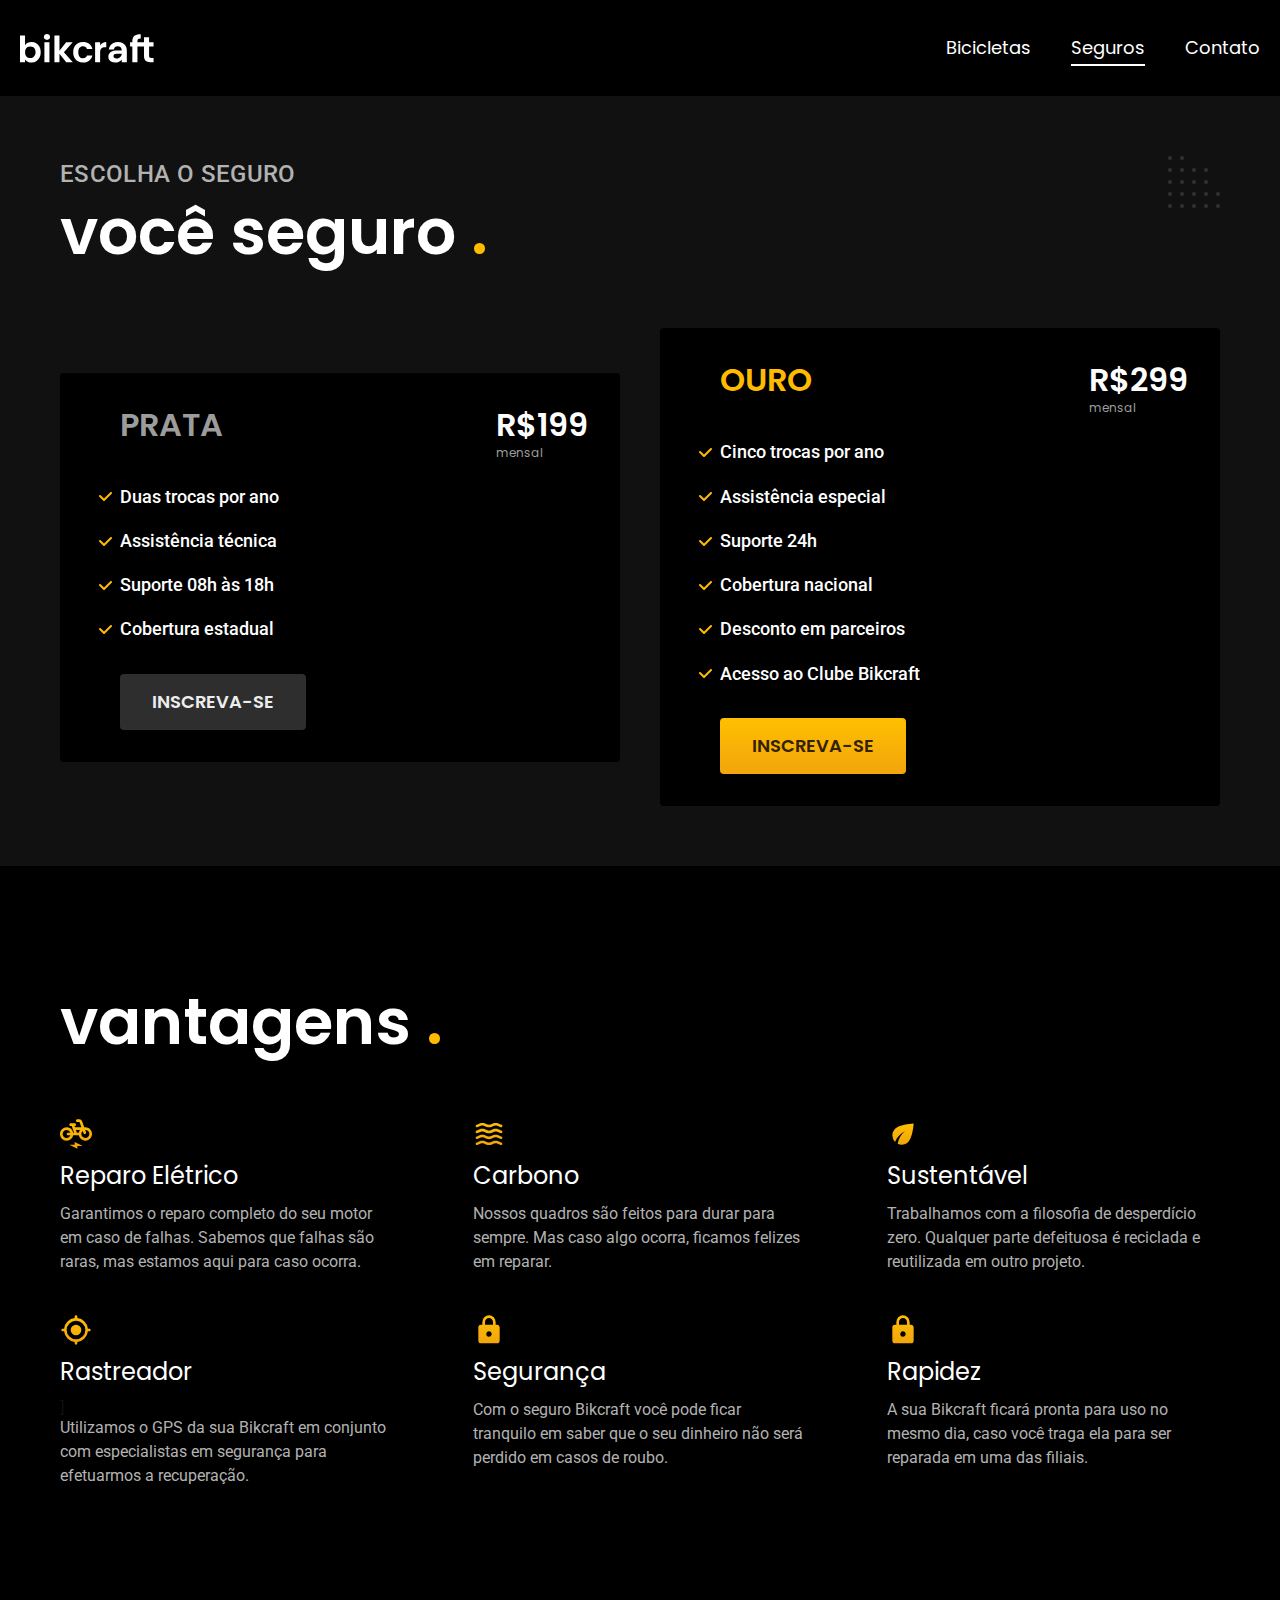
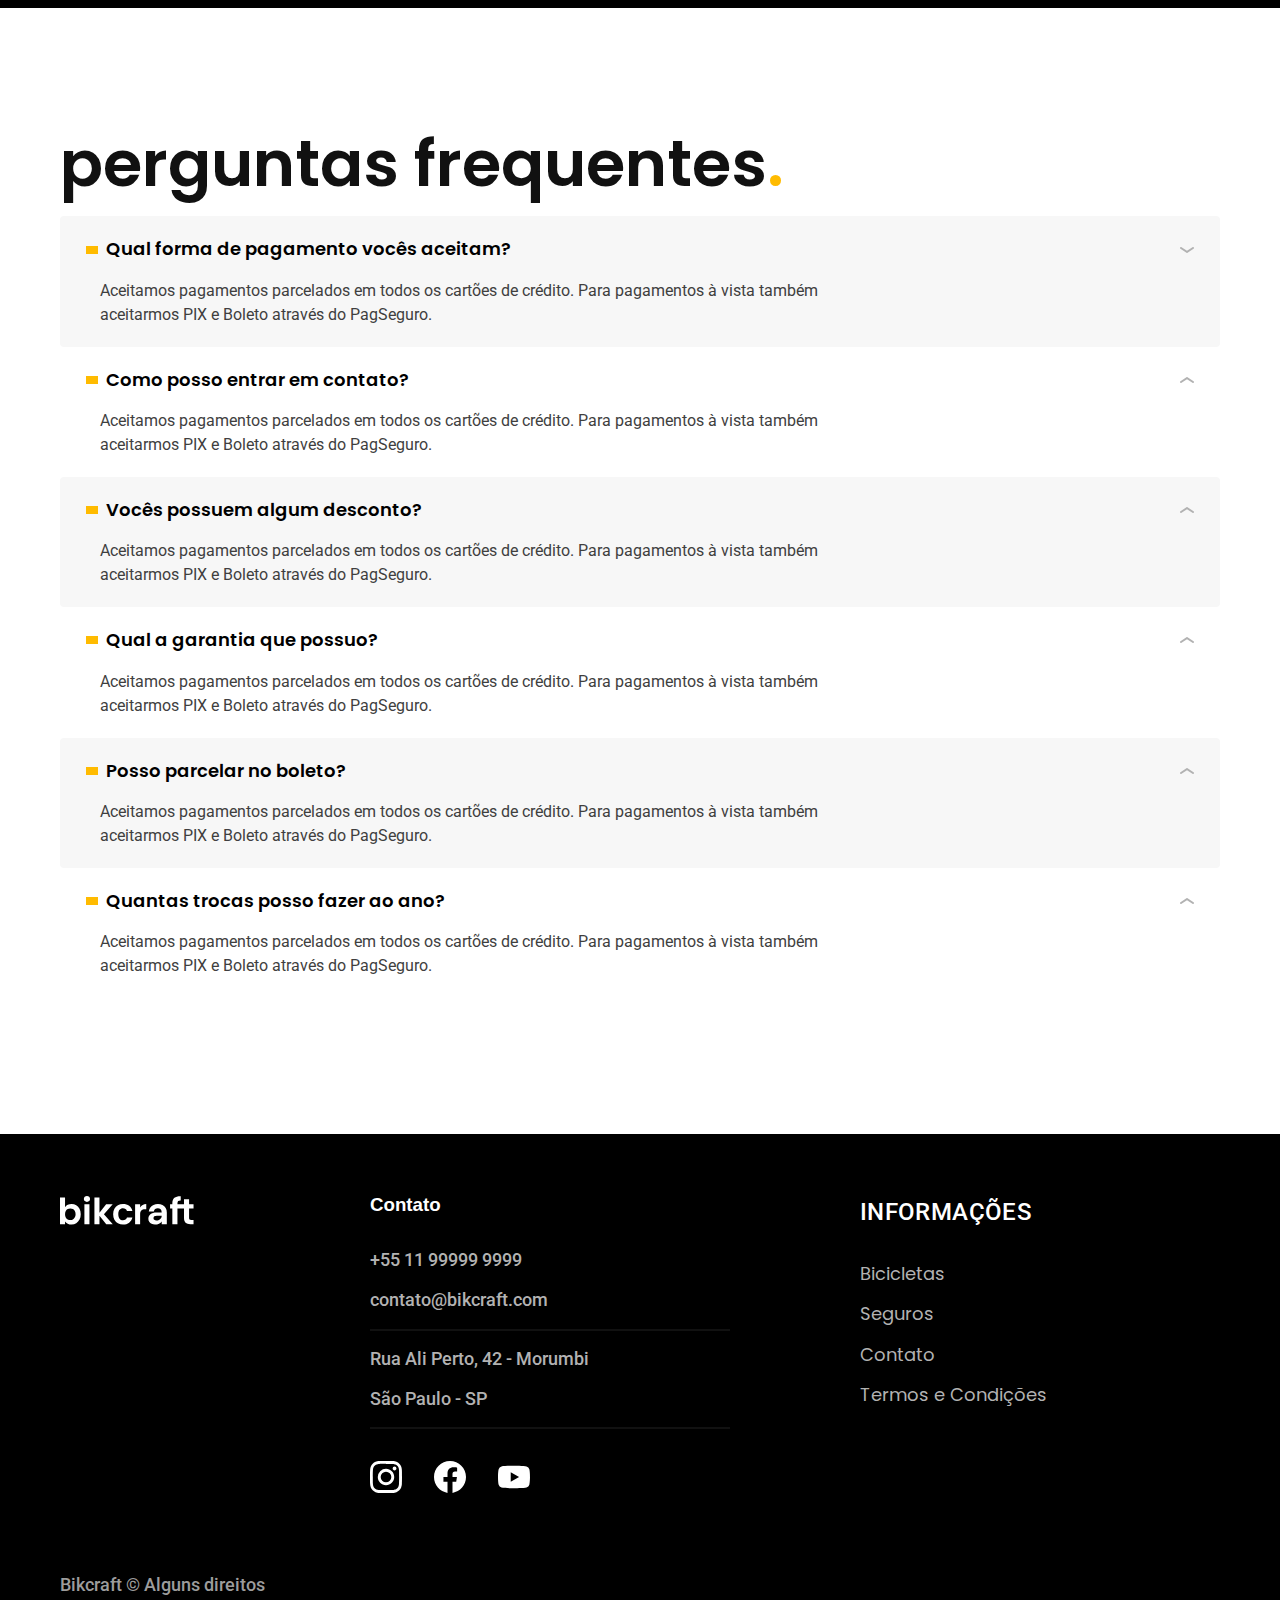
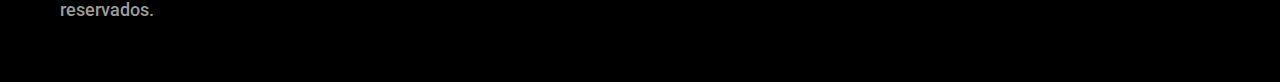
<file: seguros.html>
<!DOCTYPE html>
<html lang="pt-br">

<head>
  <meta charset="UTF-8">
  <meta name="viewport" content="width=device-width, initial-scale=1.0">
  <title>Seguros | Bikcraft</title>
  <meta name="description" content="Seguros.">
  <link rel="stylesheet" href="css/style.min.css">
  <link rel="preconnect" href="https://fonts.googleapis.com">
  <link rel="preconnect" href="https://fonts.googleapis.com">
  <link rel="preconnect" href="https://fonts.gstatic.com" crossorigin>
  <link href="https://fonts.googleapis.com/css2?family=Merriweather:ital,wght@1,900&family=Poppins:wght@400;600&family=Roboto:wght@400;500&display=swap" rel="stylesheet">
  <link rel="icon" href="./favicon.svg" type="image/svg+xml">
  <script>document.documentElement.classList.add('js') </script>
</head>

<body id="seguros">
  <header class="header-bg">
    <div class="header">
      <a href="./"><img src="bikcraft.svg" alt="Bikcraft"></a>
      <nav aria-label="primaria">
        <ul class="header-menu font-1-m cor-0">
          <li><a href="./bicicletas.html">Bicicletas</a></li>
          <li><a href="./seguros.html">Seguros</a></li>
          <li><a href="./contato.html">Contato</a></li>
        </ul>
      </nav>
    </div>
  </header>
  <main class="seguros-bg">
    <div class="titulo-bg">
      <div class="titulo container">
        <p class="font-2-l-b cor-5">Escolha o seguro</p>
        <h1 class="font-1-xxl cor-0">você seguro <span class="cor-p1">.</span></h1>
      </div>
    </div>
    <div class="seguros container">
      <div class="seguros-item fadeInLeft" data-anime="200">
        <h3 class="font-1-xl cor-6">PRATA</h3>
        <span class="font-1-xl cor-0">R$199 <span class="font-1-xs cor-6">mensal</span></span>
        <ul class="font-2-m cor-0">
          <li>Duas trocas por ano </li>
          <li>Assistência técnica</li>
          <li>Suporte 08h às 18h</li>
          <li>Cobertura estadual</li>
        </ul>
        <a class="btn secundario" href="./orcamento.html?tipo=seguro&produto=prata">Inscreva-se</a>
      </div>
      <div class="seguros-item fadeInRight" data-anime="400">
        <h3 class="font-1-xl cor-p1">OURO</h3>
        <span class="font-1-xl cor-0">R$299 <span class="font-1-xs cor-6">mensal</span></span>
        <ul class="font-2-m cor-0">
          <li>Cinco trocas por ano </li>
          <li>Assistência especial</li>
          <li>Suporte 24h</li>
          <li>Cobertura nacional</li>
          <li>Desconto em parceiros</li>
          <li>Acesso ao Clube Bikcraft</li>
        </ul>
        <a class="btn" href="./orcamento.html?tipo=seguro&seguro=ouro">Inscreva-se</a>
      </div>
    </div>
  </main>

  <article class="vantagens-bg">
    <div class="vantagens container">
      <h2 class="font-1-xxl cor-0">vantagens <span class="cor-p1">.</span></h2>
      <ul class="">
        <li>
          <img src="./icones/eletrica.svg" alt="">
          <h3 class="font-1-l cor-0">Reparo Elétrico</h3>
          <p class="font-2-s cor-5">Garantimos o reparo completo do seu motor em caso de falhas. Sabemos que falhas são raras, mas estamos aqui para caso ocorra.</p>
        </li>
        <li>
          <img src="./icones/carbono.svg" alt="">
          <h3 class="font-1-l cor-0">Carbono</h3>
          <p class="font-2-s cor-5">Nossos quadros são feitos para durar para sempre. Mas caso algo ocorra, ficamos felizes em reparar.</p>
        </li>
        <li>
          <img src="./icones/sustentavel.svg" alt="">
          <h3 class="font-1-l cor-0">Sustentável</h3>
          <p class="font-2-s cor-5">Trabalhamos com a filosofia de desperdício zero. Qualquer parte defeituosa é reciclada e reutilizada em outro projeto.</p>
        </li>
        <li>
          <img src="./icones/rastreador.svg" alt="">
          <h3 class="font-1-l cor-0">Rastreador
          </h3>]
          <p class="font-2-s cor-5">Utilizamos o GPS da sua Bikcraft em conjunto com especialistas em segurança para efetuarmos a recuperação.</p>
        </li>
        <li>
          <img src="./icones/seguro.svg" alt="">
          <h3 class="font-1-l cor-0">Segurança
          </h3>
          <p class="font-2-s cor-5">Com o seguro Bikcraft você pode ficar tranquilo em saber que o seu dinheiro não será perdido em casos de roubo.</p>
        </li>
        <li>
          <img src="./icones/seguro.svg" alt="">
          <h3 class="font-1-l cor-0">Rapidez
          </h3>
          <p class="font-2-s cor-5">A sua Bikcraft ficará pronta para uso no mesmo dia, caso você traga ela para ser reparada em uma das filiais.</p>
        </li>
      </ul>
    </div>
  </article>

  <article class="perguntas container">
    <h2 class="font-1-xxl">perguntas frequentes<span class="cor-p1">.</span></h2>
    <dl>
      <div>
        <dt><button class="font-1-m-b" aria-controls="pergunta1" aria-expanded="true">Qual forma de pagamento vocês aceitam?</button></dt>
        <dd id="pergunta1" class="font-2-s cor-9 ativa">Aceitamos pagamentos parcelados em todos os cartões de crédito. Para pagamentos à vista também aceitarmos PIX e Boleto através do PagSeguro.
        </dd>
      </div>
      <div>
        <dt><button class="font-1-m-b" aria-controls="pergunta2" aria-expanded="false">Como posso entrar em contato?</button></dt>
        <dd id="pergunta2" class="font-2-s cor-9">Aceitamos pagamentos parcelados em todos os cartões de crédito. Para pagamentos à vista também aceitarmos PIX e Boleto através do PagSeguro.
        </dd>
      </div>
      <div>
        <dt><button class="font-1-m-b" aria-controls="pergunta3" aria-expanded="false">Vocês possuem algum desconto?</button></dt>
        <dd id="pergunta3" class="font-2-s cor-9">Aceitamos pagamentos parcelados em todos os cartões de crédito. Para pagamentos à vista também aceitarmos PIX e Boleto através do PagSeguro.
        </dd>
      </div>
      <div>
        <dt><button class="font-1-m-b" aria-controls="pergunta4" aria-expanded="false">Qual a garantia que possuo?</button></dt>
        <dd id="pergunta4" class="font-2-s cor-9">Aceitamos pagamentos parcelados em todos os cartões de crédito. Para pagamentos à vista também aceitarmos PIX e Boleto através do PagSeguro.
        </dd>
      </div>
      <div>
        <dt><button class="font-1-m-b" aria-controls="pergunta5" aria-expanded="false">Posso parcelar no boleto?</button></dt>
        <dd id="pergunta5" class="font-2-s cor-9">Aceitamos pagamentos parcelados em todos os cartões de crédito. Para pagamentos à vista também aceitarmos PIX e Boleto através do PagSeguro.
        </dd>
      </div>
      <div>
        <dt><button class="font-1-m-b" aria-controls="pergunta6" aria-expanded="false">Quantas trocas posso fazer ao ano?</button></dt>
        <dd id="pergunta6" class="font-2-s cor-9">Aceitamos pagamentos parcelados em todos os cartões de crédito. Para pagamentos à vista também aceitarmos PIX e Boleto através do PagSeguro.
        </dd>
      </div>
    </dl>
  </article>

  <footer class="footer-bg">
    <div class="footer container">
      <img src="bikcraft.svg" alt="Bikcraft">
      <div class="footer-contato">
        <h3 class="font-2-lb cor-0">Contato</h3>
        <ul class=" font-2-m cor-5">
          <li><a href="tel:+5511999999999">+55 11 99999 9999</a></li>
          <li><a href="mailto:contato@bikcraft.com">contato@bikcraft.com</a></li>
          <li>Rua Ali Perto, 42 - Morumbi</li>
          <li>São Paulo - SP</li>
        </ul>
        <div class="footer-redes">
          <a href="./">
            <img src="./redes/instagram.svg" alt="Instagram">
          </a>
          <a href="./">
            <img src="./redes/facebook.svg" alt="Facebook">
          </a>
          <a href="./">
            <img src="./redes/youtube.svg" alt="Youtube">
          </a>
        </div>
      </div>
      <div class="footer-informacoes">
        <h3 class="font-2-l-b cor-0">Informações</h3>
        <nav>
          <ul class="font-1-m cor-5">
            <li><a href="./bicicletas.html">Bicicletas</a></li>
            <li><a href="./seguros.html">Seguros</a></li>
            <li><a href="./contato.html">Contato</a></li>
            <li><a href="./termos.html">Termos e Condições</a></li>
          </ul>
        </nav>
      </div>
      <p class="footer-copy font-2-m cor-6">Bikcraft © Alguns direitos reservados.</p>
    </div>
  </footer>
  <script src="./js/plugins/simple-anime.js"></script>
  <script src="./js/script.js"></script>
</body>

</html>
</file>
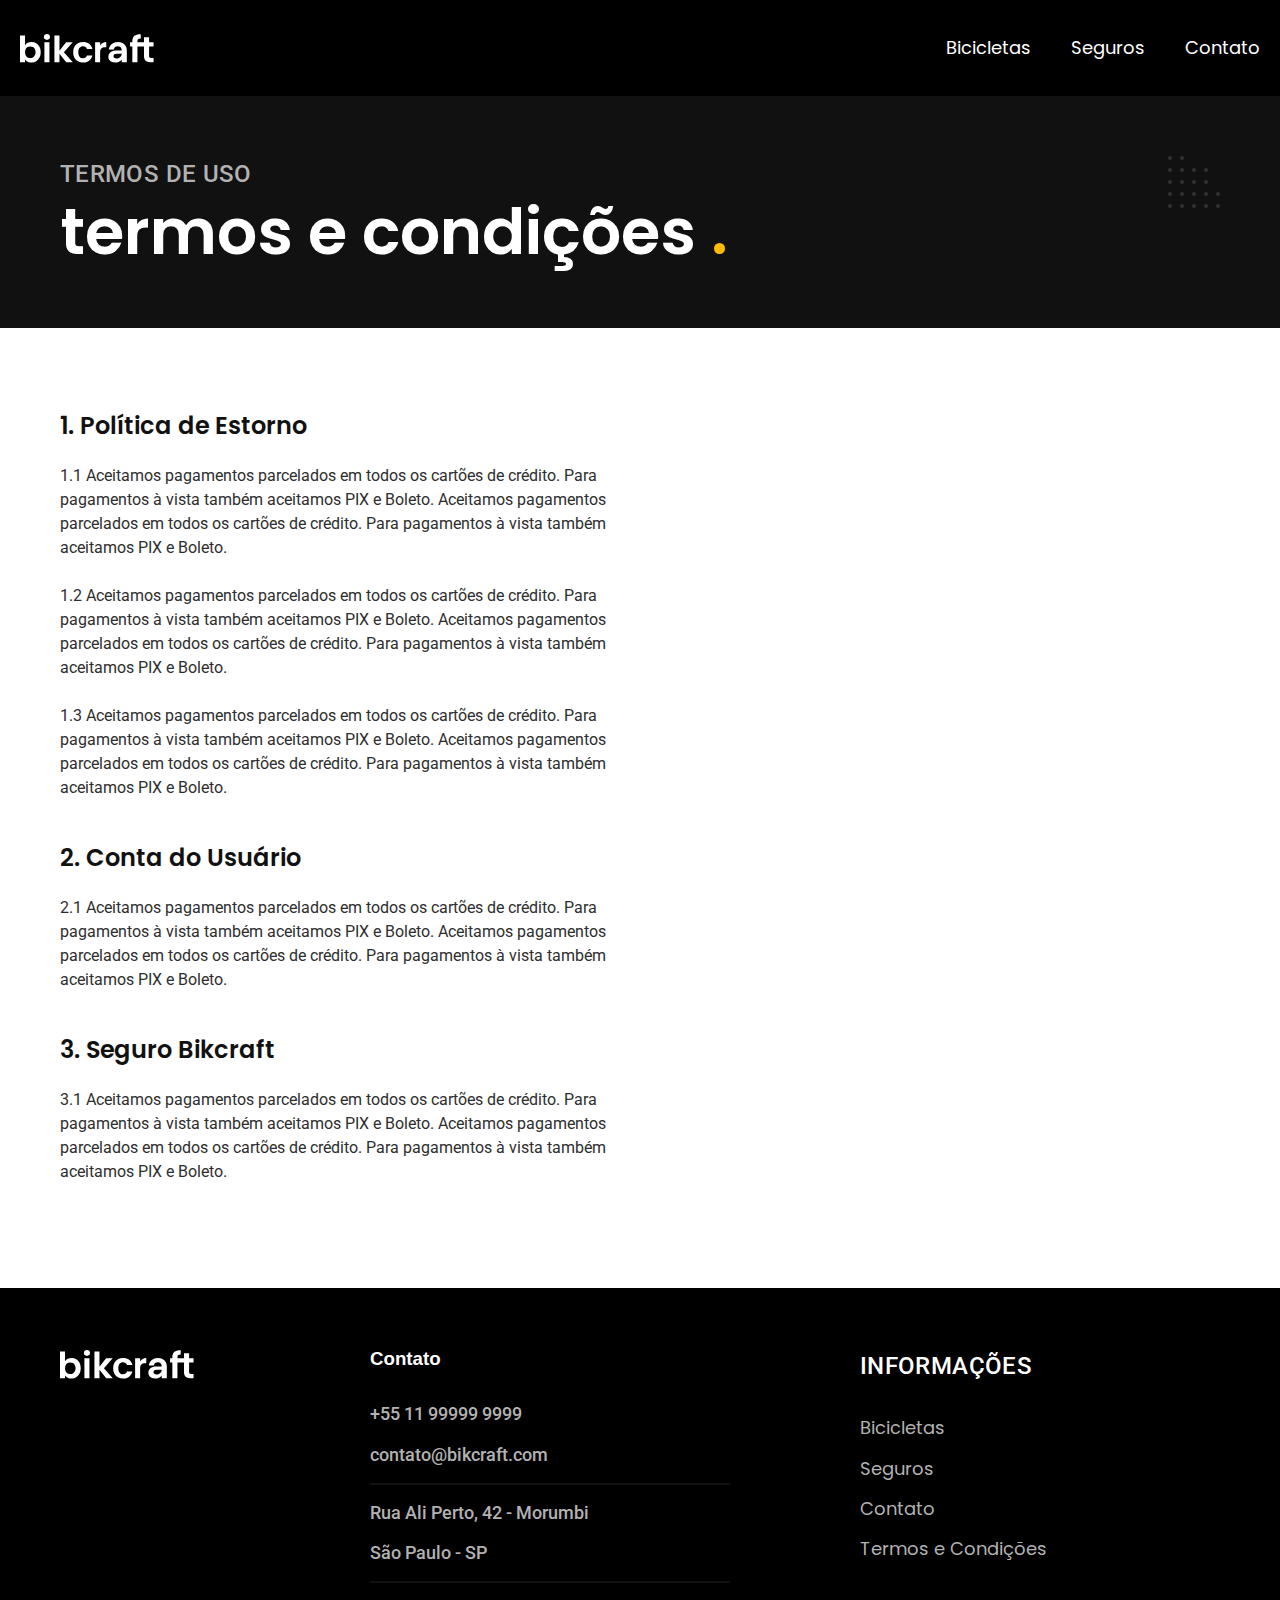
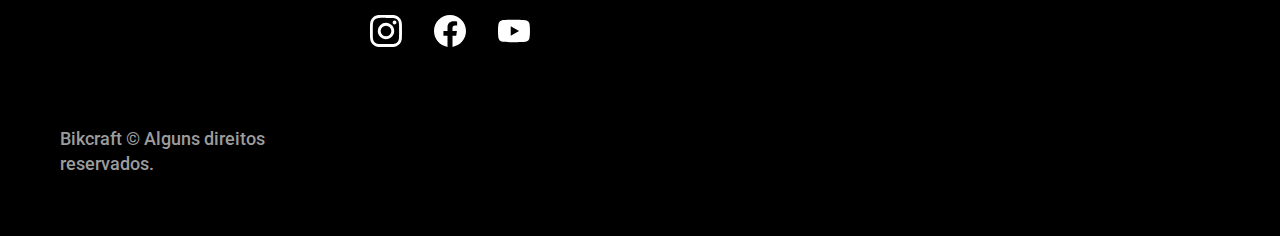
<file: termos.html>
<!DOCTYPE html>
<html lang="pt-br">

<head>
  <meta charset="UTF-8">
  <meta name="viewport" content="width=device-width, initial-scale=1.0">
  <title>Termos e Condições | Bikcraft</title>
  <meta name="description" content="Termos e condições.">
  <link rel="stylesheet" href="css/style.min.css">
  <link rel="preconnect" href="https://fonts.googleapis.com">
  <link rel="preconnect" href="https://fonts.googleapis.com">
  <link rel="preconnect" href="https://fonts.gstatic.com" crossorigin>
  <link href="https://fonts.googleapis.com/css2?family=Merriweather:ital,wght@1,900&family=Poppins:wght@400;600&family=Roboto:wght@400;500&display=swap" rel="stylesheet">
  <script>document.documentElement.classList.add('js') </script>
</head>

<body id="termos">
  <header class="header-bg">
    <div class="header">
      <a href="./"><img src="bikcraft.svg" alt="Bikcraft"></a>
      <nav aria-label="primaria">
        <ul class="header-menu font-1-m cor-0">
          <li><a href="./bicicletas.html">Bicicletas</a></li>
          <li><a href="./seguros.html">Seguros</a></li>
          <li><a href="./contato.html">Contato</a></li>
        </ul>
      </nav>
    </div>
  </header>
  <main>
    <div class="titulo-bg">
      <div class="titulo container">
        <p class="font-2-l-b cor-5">Termos de uso</p>
        <h1 class="font-1-xxl cor-0">termos e condições <span class="cor-p1">.</span></h1>
      </div>
    </div>
  </main>

  <div class="termos font-2-s cor-10 container">
    <h2 class="font-1-l cor-11">1. Política de Estorno</h2>
    <p>1.1 Aceitamos pagamentos parcelados em todos os cartões de crédito. Para pagamentos à vista também aceitamos PIX e Boleto. Aceitamos pagamentos parcelados em todos os cartões de crédito. Para pagamentos à vista também aceitamos PIX e Boleto.</p>
    <p>1.2 Aceitamos pagamentos parcelados em todos os cartões de crédito. Para pagamentos à vista também aceitamos PIX e Boleto. Aceitamos pagamentos parcelados em todos os cartões de crédito. Para pagamentos à vista também aceitamos PIX e Boleto.</p>
    <p>1.3 Aceitamos pagamentos parcelados em todos os cartões de crédito. Para pagamentos à vista também aceitamos PIX e Boleto. Aceitamos pagamentos parcelados em todos os cartões de crédito. Para pagamentos à vista também aceitamos PIX e Boleto.</p>

    <h2 class="font-1-l cor-11">2. Conta do Usuário</h2>
    <p>2.1 Aceitamos pagamentos parcelados em todos os cartões de crédito. Para pagamentos à vista também aceitamos PIX e Boleto. Aceitamos pagamentos parcelados em todos os cartões de crédito. Para pagamentos à vista também aceitamos PIX e Boleto.</p>

    <h2 class="font-1-l cor-11">3. Seguro Bikcraft</h2>
    <p>3.1 Aceitamos pagamentos parcelados em todos os cartões de crédito. Para pagamentos à vista também aceitamos PIX e Boleto. Aceitamos pagamentos parcelados em todos os cartões de crédito. Para pagamentos à vista também aceitamos PIX e Boleto.</p>
  </div>
  <footer class="footer-bg">
    <div class="footer container">
      <img src="bikcraft.svg" alt="Bikcraft">
      <div class="footer-contato">
        <h3 class="font-2-lb cor-0">Contato</h3>
        <ul class=" font-2-m cor-5">
          <li><a href="tel:+5511999999999">+55 11 99999 9999</a></li>
          <li><a href="mailto:contato@bikcraft.com">contato@bikcraft.com</a></li>
          <li>Rua Ali Perto, 42 - Morumbi</li>
          <li>São Paulo - SP</li>
        </ul>
        <div class="footer-redes">
          <a href="./">
            <img src="./redes/instagram.svg" alt="Instagram">
          </a>
          <a href="./">
            <img src="./redes/facebook.svg" alt="Facebook">
          </a>
          <a href="./">
            <img src="./redes/youtube.svg" alt="Youtube">
          </a>
        </div>
      </div>
      <div class="footer-informacoes">
        <h3 class="font-2-l-b cor-0">Informações</h3>
        <nav>
          <ul class="font-1-m cor-5">
            <li><a href="./bicicletas.html">Bicicletas</a></li>
            <li><a href="./seguros.html">Seguros</a></li>
            <li><a href="./contato.html">Contato</a></li>
            <li><a href="./termos.html">Termos e Condições</a></li>
          </ul>
        </nav>
      </div>
      <p class="footer-copy font-2-m cor-6">Bikcraft © Alguns direitos reservados.</p>
    </div>
  </footer>
  <script src="./js/script.js"></script>
</body>

</html>
</file>
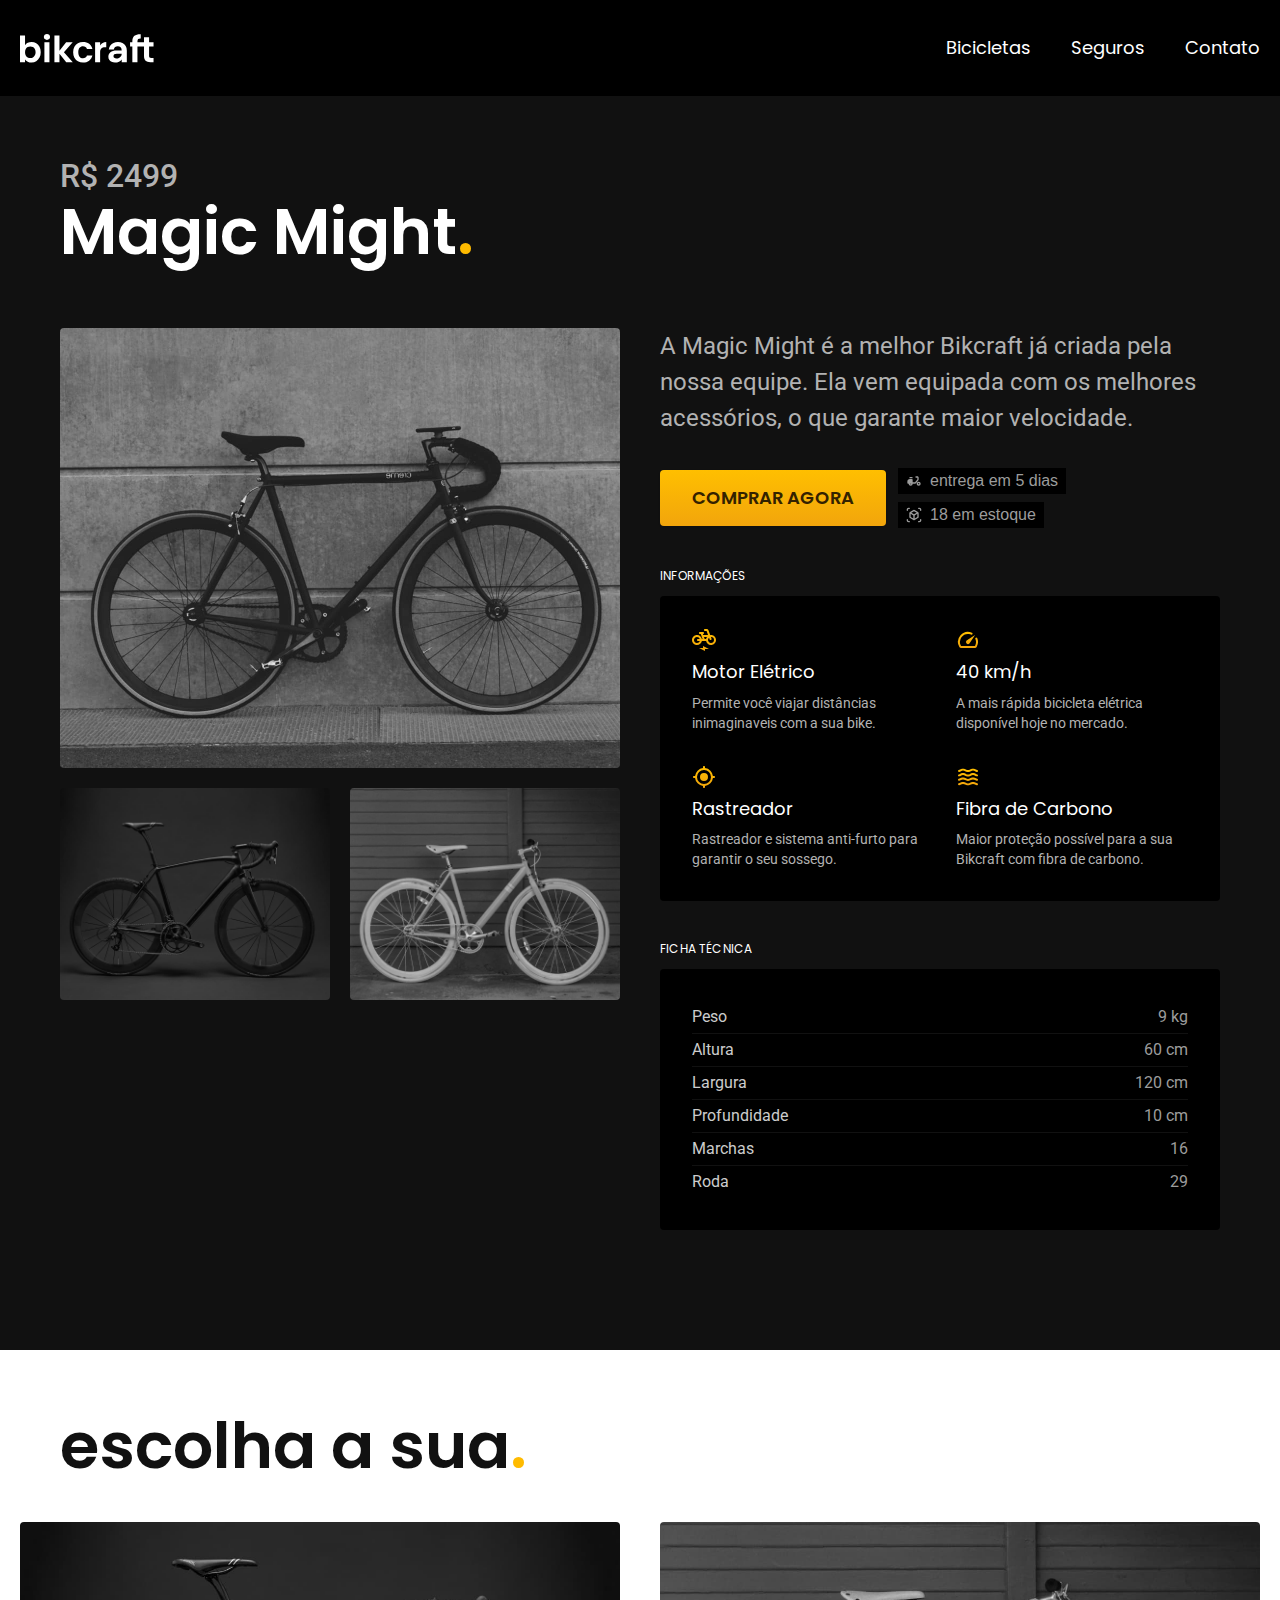
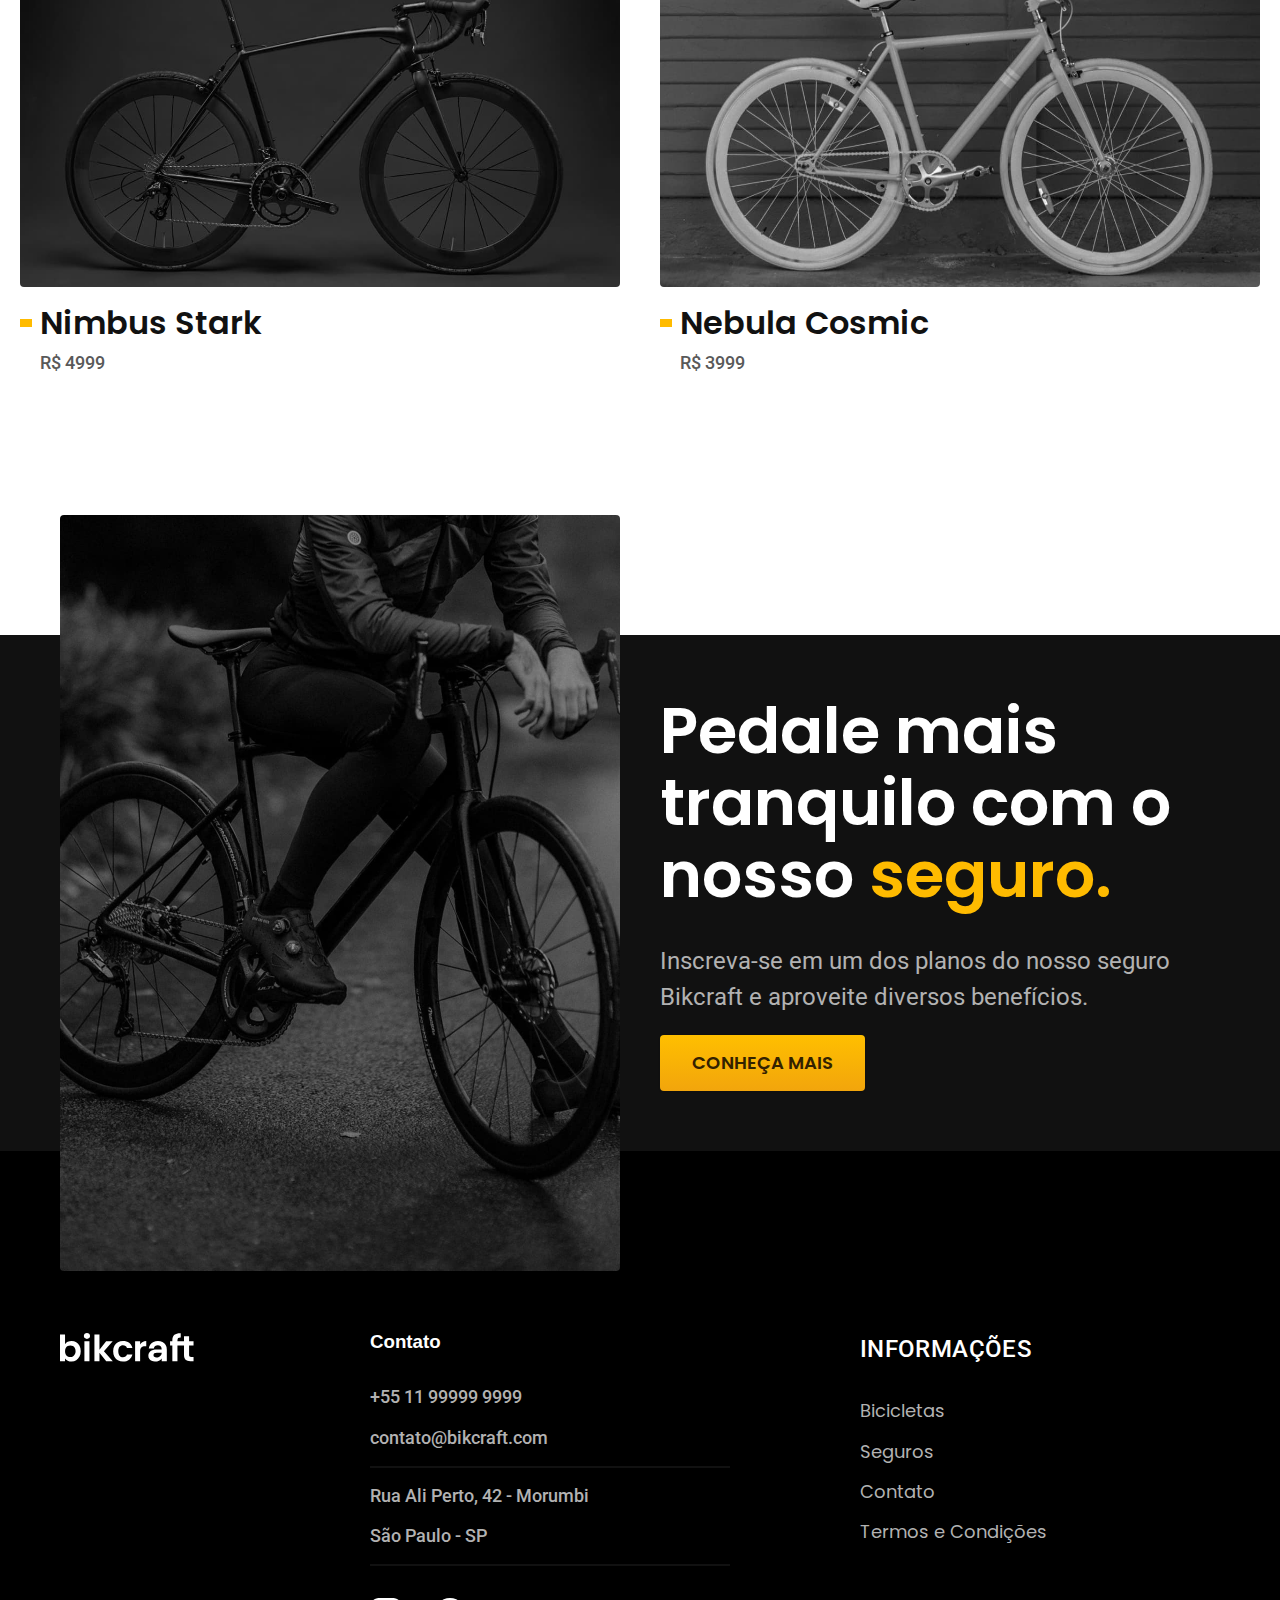
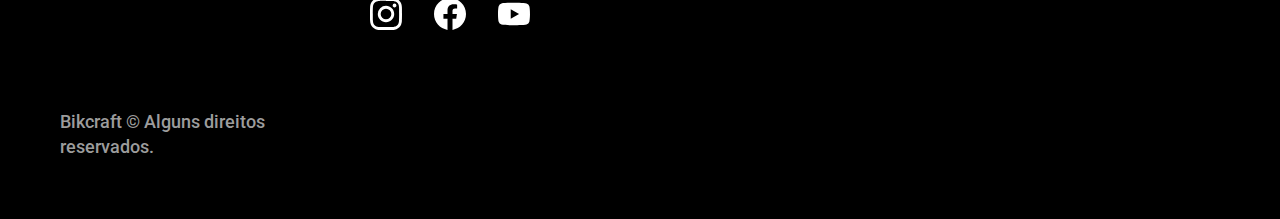
<file: bicicletas-html/magic.html>
<!DOCTYPE html>
<html lang="pt-br">

<head>
  <meta charset="UTF-8">
  <meta name="viewport" content="width=device-width, initial-scale=1.0">
  <title>Magic Might | Bikcraft</title>
  <meta name="description" content="Termos e condições.">
  <link rel="stylesheet" href="../css/style.min.css">
  <link rel="preconnect" href="https://fonts.googleapis.com">
  <link rel="preconnect" href="https://fonts.googleapis.com">
  <link rel="preconnect" href="https://fonts.gstatic.com" crossorigin>
  <link href="https://fonts.googleapis.com/css2?family=Merriweather:ital,wght@1,900&family=Poppins:wght@400;600&family=Roboto:wght@400;500&display=swap" rel="stylesheet">
  <link rel="icon" href="../favicon.svg" type="image/svg+xml">
  <script>document.documentElement.classList.add('js') </script>
</head>

<body id="bicicleta">
  <header class="header-bg">
    <div class="header">
      <a href="./"><img src="../bikcraft.svg" alt="Bikcraft"></a>
      <nav aria-label="primaria">
        <ul class="header-menu font-1-m cor-0">
          <li><a href="../bicicletas.html">Bicicletas</a></li>
          <li><a href="../seguros.html">Seguros</a></li>
          <li><a href="../contato.html">Contato</a></li>
        </ul>
      </nav>
    </div>
  </header>
  <main class="titulo-bg">
    <div>
      <div class="container">
        <p class="font-2-xl cor-5">R$ 2499</p>
        <h1 class="font-1-xxl cor-0">Magic Might<span class="cor-p1">.</span></h1>
      </div>
    </div>
    <div class="bicicleta container">
      <div class="bicicleta-imagens">
        <img class="principal" src="../bicicleta/nimbus2.jpg" alt="bicicleta 1">
        <img src="../bicicleta/nimbus1.jpg" alt="bicicleta 2">
        <img src="../bicicleta/nimbus3.jpg" alt="bicicleta 3">
      </div>
      <div class="bicicleta-content">
        <p class="font-2-l cor-5">A Magic Might é a melhor Bikcraft já criada pela nossa equipe. Ela vem equipada com os melhores acessórios, o que garante maior velocidade.</p>
        <div class="bicicleta-comprar">
          <a class="btn" href="../orcamento.html?tipo=bikcraft&produto=magic">Comprar Agora</a>
          <span class="font-1-xa cor-6"> <img src="../icones/entrega.svg" alt=""> entrega em 5 dias</span>
          <span class="font-1-xa cor-6"> <img src="../icones/estoque.svg" alt="">18 em estoque</span>
        </div>
        <h2 class="font-1-xs cor-0">Informações</h2>
        <ul class="bicicleta-informacoes">
          <li>
            <img src="../icones/eletrica.svg" alt="">
            <h3 class="font-1-m cor-0">Motor Elétrico </h3>
            <p class="font-2-xs cor-5">Permite você viajar distâncias inimaginaveis com a sua bike.</p>
          </li>
          <li>
            <img src="../icones/velocidade.svg" alt="">
            <h3 class="font-1-m cor-0">40 km/h
            </h3>
            <p class="font-2-xs cor-5">A mais rápida bicicleta elétrica disponível hoje no mercado.</p>
          </li>
          <li>
            <img src="../icones/rastreador.svg" alt="">
            <h3 class="font-1-m cor-0">Rastreador</h3>
            <p class="font-2-xs cor-5">Rastreador e sistema anti-furto para garantir o seu sossego.</p>
          </li>
          <li>
            <img src="../icones/carbono.svg" alt="">
            <h3 class="font-1-m cor-0">Fibra de Carbono</h3>
            <p class="font-2-xs cor-5">Maior proteção possível para a sua Bikcraft com fibra de carbono.</p>
          </li>
        </ul>
        <h2 class="font-1-xs cor-0">Ficha técnica</h2>
        <ul class="bicicleta-ficha font-2-s cor-4">
          <li>Peso <span>9 kg</span></li>
          <li>Altura<span>60 cm</span></li>
          <li>Largura <span>120 cm</span></li>
          <li>Profundidade<span>10 cm</span></li>
          <li>Marchas <span>16</span></li>
          <li>Roda <span>29</span></li>
        </ul>
      </div>
    </div>
  </main>
  <article class="bicicletas-listas container">
    <h2 class="container font-1-xxl ">escolha a sua<span class="cor-p1">.</span></h2>

    <ul>
      <li>
        <a href="./nimbus.html">
          <img src="../bicicletas/nimbus.jpg" alt="Bicicleta preta">
          <h3 class="font-1-xl">Nimbus Stark</h3>
          <span class="font-2-m cor-8">R$ 4999</span>
        </a>
      </li>

      <li>
        <a href="./nebula.html">
          <img src="../bicicletas/nebula.jpg" alt="Bicicleta branca">
          <h3 class="font-1-xl">Nebula Cosmic</h3>
          <span class="font-2-m cor-8">R$ 3999</span>
        </a>
      </li>
    </ul>
  </article>
  <article class="seguro-bg">
    <div class="seguro container">
      <div class="seguro-imagem">
        <img src="../fotos/seguros.jpg" alt="Pessoa parada em cima de uma bicicleta">
      </div>
      <div class="seguro-content">
        <h2 class="font-1-xxl cor-0">Pedale mais tranquilo com o nosso <span class="cor-p1">seguro.</span></h2>
        <p class="font-2-l cor-5">Inscreva-se em um dos planos do nosso seguro Bikcraft e aproveite diversos benefícios.</p>
        <a class="btn" href="../seguros.html">Conheça mais</a>
      </div>
    </div>
  </article>
  <footer class="footer-bg">
    <div class="footer container">
      <img src="../bikcraft.svg" alt="Bikcraft">
      <div class="footer-contato">
        <h3 class="font-2-lb cor-0">Contato</h3>
        <ul class=" font-2-m cor-5">
          <li><a href="tel:+5511999999999">+55 11 99999 9999</a></li>
          <li><a href="mailto:contato@bikcraft.com">contato@bikcraft.com</a></li>
          <li>Rua Ali Perto, 42 - Morumbi</li>
          <li>São Paulo - SP</li>
        </ul>
        <div class="footer-redes">
          <a href="./">
            <img src="../redes/instagram.svg" alt="Instagram">
          </a>
          <a href="./">
            <img src="../redes/facebook.svg" alt="Facebook">
          </a>
          <a href="./">
            <img src="../redes/youtube.svg" alt="Youtube">
          </a>
        </div>
      </div>
      <div class="footer-informacoes">
        <h3 class="font-2-l-b cor-0">Informações</h3>
        <nav>
          <ul class="font-1-m cor-5">
            <li><a href="../bicicletas.html">Bicicletas</a></li>
            <li><a href="../seguros.html">Seguros</a></li>
            <li><a href="../contato.html">Contato</a></li>
            <li><a href="../termos.html">Termos e Condições</a></li>
          </ul>
        </nav>
      </div>
      <p class="footer-copy font-2-m cor-6">Bikcraft © Alguns direitos reservados.</p>
    </div>
  </footer>
  <script src="../js/script.js"></script>
</body>

</html>
</file>
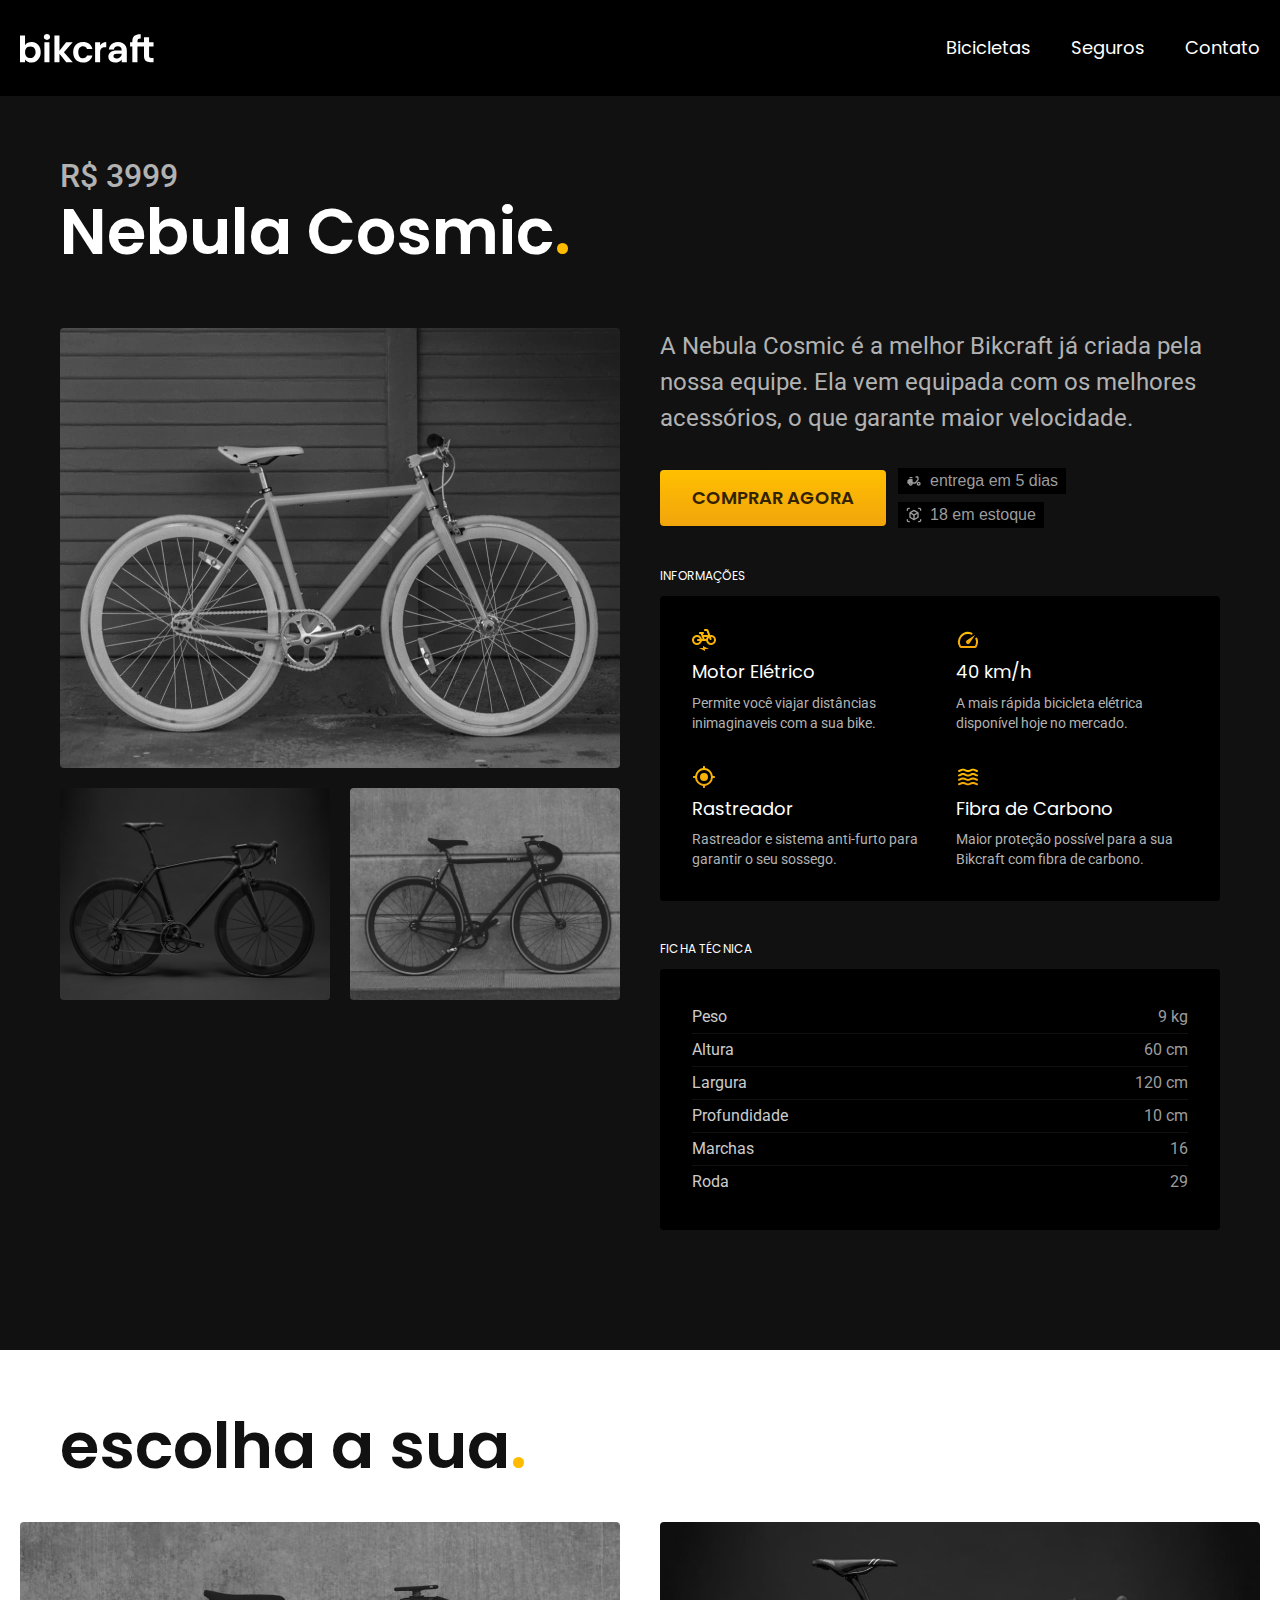
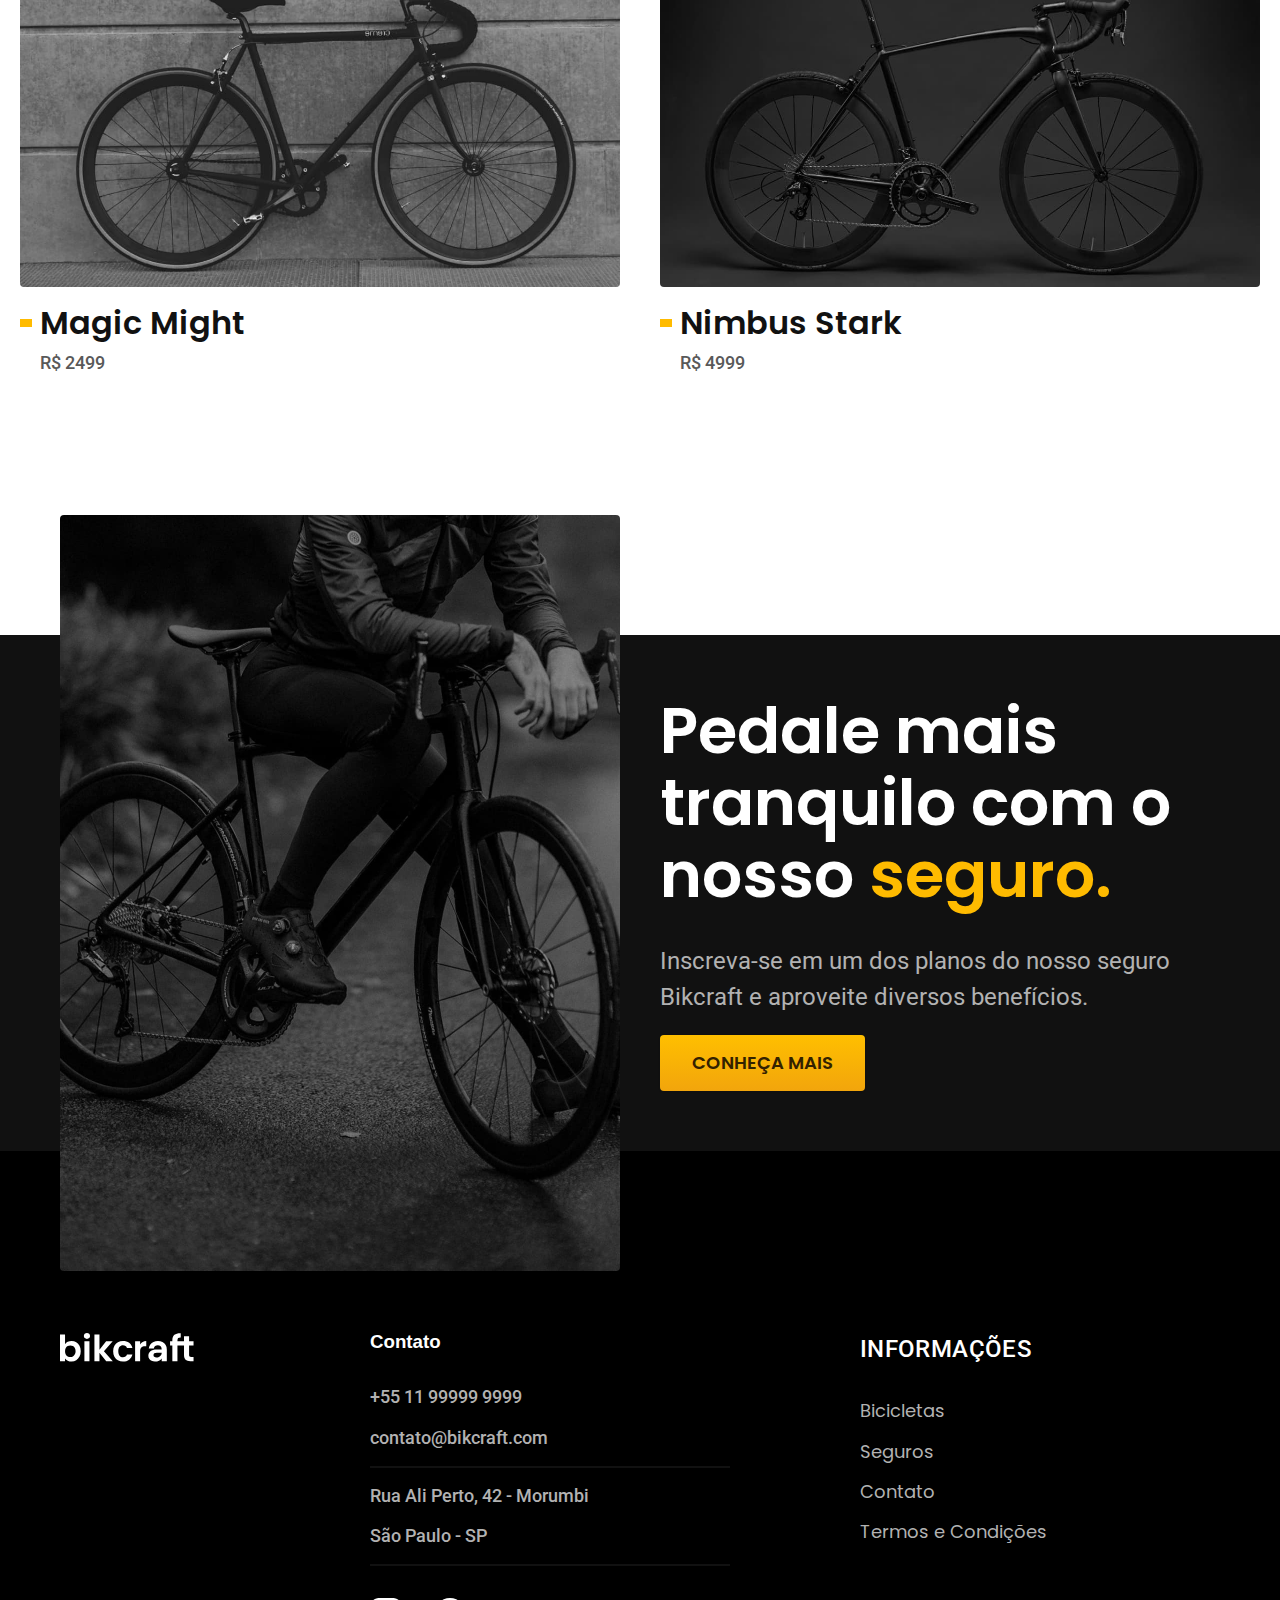
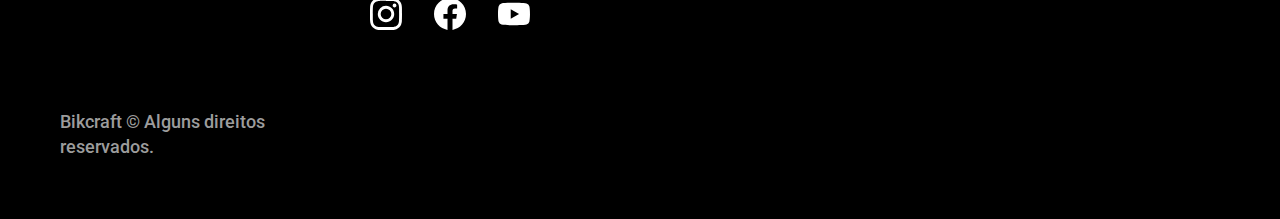
<file: bicicletas-html/nebula.html>
<!DOCTYPE html>
<html lang="pt-br">

<head>
  <meta charset="UTF-8">
  <meta name="viewport" content="width=device-width, initial-scale=1.0">
  <title>Nebula Cosmic | Bikcraft</title>
  <meta name="description" content="Termos e condições.">
  <link rel="stylesheet" href="../css/style.min.css">
  <link rel="preconnect" href="https://fonts.googleapis.com">
  <link rel="preconnect" href="https://fonts.googleapis.com">
  <link rel="preconnect" href="https://fonts.gstatic.com" crossorigin>
  <link href="https://fonts.googleapis.com/css2?family=Merriweather:ital,wght@1,900&family=Poppins:wght@400;600&family=Roboto:wght@400;500&display=swap" rel="stylesheet">
  <link rel="icon" href="../favicon.svg" type="image/svg+xml">
  <script>document.documentElement.classList.add('js') </script>
</head>

<body id="bicicleta">
  <header class="header-bg">
    <div class="header">
      <a href="./"><img src="../bikcraft.svg" alt="Bikcraft"></a>
      <nav aria-label="primaria">
        <ul class="header-menu font-1-m cor-0">
          <li><a href="../bicicletas.html">Bicicletas</a></li>
          <li><a href="../seguros.html">Seguros</a></li>
          <li><a href="../contato.html">Contato</a></li>
        </ul>
      </nav>
    </div>
  </header>
  <main class="titulo-bg">
    <div>
      <div class="container">
        <p class="font-2-xl cor-5">R$ 3999</p>
        <h1 class="font-1-xxl cor-0">Nebula Cosmic<span class="cor-p1">.</span></h1>
      </div>
    </div>
    <div class="bicicleta container">
      <div class="bicicleta-imagens">
        <img class="principal" src="../bicicleta/nimbus3.jpg" alt="bicicleta 1">
        <img src="../bicicleta/nimbus1.jpg" alt="bicicleta 2">
        <img src="../bicicleta/nimbus2.jpg" alt="bicicleta 3">
      </div>
      <div class="bicicleta-content">
        <p class="font-2-l cor-5">A Nebula Cosmic é a melhor Bikcraft já criada pela nossa equipe. Ela vem equipada com os melhores acessórios, o que garante maior velocidade.</p>
        <div class="bicicleta-comprar">
          <a class="btn" href="../orcamento.html?tipo=bikcraft&produto=nebula">Comprar Agora</a>
          <span class="font-1-xa cor-6"> <img src="../icones/entrega.svg" alt=""> entrega em 5 dias</span>
          <span class="font-1-xa cor-6"> <img src="../icones/estoque.svg" alt="">18 em estoque</span>
        </div>
        <h2 class="font-1-xs cor-0">Informações</h2>
        <ul class="bicicleta-informacoes">
          <li>
            <img src="../icones/eletrica.svg" alt="">
            <h3 class="font-1-m cor-0">Motor Elétrico </h3>
            <p class="font-2-xs cor-5">Permite você viajar distâncias inimaginaveis com a sua bike.</p>
          </li>
          <li>
            <img src="../icones/velocidade.svg" alt="">
            <h3 class="font-1-m cor-0">40 km/h
            </h3>
            <p class="font-2-xs cor-5">A mais rápida bicicleta elétrica disponível hoje no mercado.</p>
          </li>
          <li>
            <img src="../icones/rastreador.svg" alt="">
            <h3 class="font-1-m cor-0">Rastreador</h3>
            <p class="font-2-xs cor-5">Rastreador e sistema anti-furto para garantir o seu sossego.</p>
          </li>
          <li>
            <img src="../icones/carbono.svg" alt="">
            <h3 class="font-1-m cor-0">Fibra de Carbono</h3>
            <p class="font-2-xs cor-5">Maior proteção possível para a sua Bikcraft com fibra de carbono.</p>
          </li>
        </ul>
        <h2 class="font-1-xs cor-0">Ficha técnica</h2>
        <ul class="bicicleta-ficha font-2-s cor-4">
          <li>Peso <span>9 kg</span></li>
          <li>Altura<span>60 cm</span></li>
          <li>Largura <span>120 cm</span></li>
          <li>Profundidade<span>10 cm</span></li>
          <li>Marchas <span>16</span></li>
          <li>Roda <span>29</span></li>
        </ul>
      </div>
    </div>
  </main>
  <article class="bicicletas-listas container">
    <h2 class="container font-1-xxl ">escolha a sua<span class="cor-p1">.</span></h2>

    <ul>
      <li>
        <a href="./magic.html">
          <img src="../bicicletas/magic.jpg" alt="Bicicleta preta">
          <h3 class="font-1-xl">Magic Might</h3>
          <span class="font-2-m cor-8">R$ 2499</span>
        </a>
      </li>

      <li>
        <a href="./nimbus.html">
          <img src="../bicicletas/nimbus.jpg" alt="Bicicleta branca">
          <h3 class="font-1-xl">Nimbus Stark</h3>
          <span class="font-2-m cor-8">R$ 4999</span>
        </a>
      </li>
    </ul>
  </article>
  <article class="seguro-bg">
    <div class="seguro container">
      <div class="seguro-imagem">
        <img src="../fotos/seguros.jpg" alt="Pessoa parada em cima de uma bicicleta">
      </div>
      <div class="seguro-content">
        <h2 class="font-1-xxl cor-0">Pedale mais tranquilo com o nosso <span class="cor-p1">seguro.</span></h2>
        <p class="font-2-l cor-5">Inscreva-se em um dos planos do nosso seguro Bikcraft e aproveite diversos benefícios.</p>
        <a class="btn" href="../seguros.html">Conheça mais</a>
      </div>
    </div>
  </article>
  <footer class="footer-bg">
    <div class="footer container">
      <img src="../bikcraft.svg" alt="Bikcraft">
      <div class="footer-contato">
        <h3 class="font-2-lb cor-0">Contato</h3>
        <ul class=" font-2-m cor-5">
          <li><a href="tel:+5511999999999">+55 11 99999 9999</a></li>
          <li><a href="mailto:contato@bikcraft.com">contato@bikcraft.com</a></li>
          <li>Rua Ali Perto, 42 - Morumbi</li>
          <li>São Paulo - SP</li>
        </ul>
        <div class="footer-redes">
          <a href="./">
            <img src="../redes/instagram.svg" alt="Instagram">
          </a>
          <a href="./">
            <img src="../redes/facebook.svg" alt="Facebook">
          </a>
          <a href="./">
            <img src="../redes/youtube.svg" alt="Youtube">
          </a>
        </div>
      </div>
      <div class="footer-informacoes">
        <h3 class="font-2-l-b cor-0">Informações</h3>
        <nav>
          <ul class="font-1-m cor-5">
            <li><a href="../bicicletas.html">Bicicletas</a></li>
            <li><a href="../seguros.html">Seguros</a></li>
            <li><a href="../contato.html">Contato</a></li>
            <li><a href="../termos.html">Termos e Condições</a></li>
          </ul>
        </nav>
      </div>
      <p class="footer-copy font-2-m cor-6">Bikcraft © Alguns direitos reservados.</p>
    </div>
  </footer>
  <script src="../js/script.js"></script>
</body>

</html>
</file>
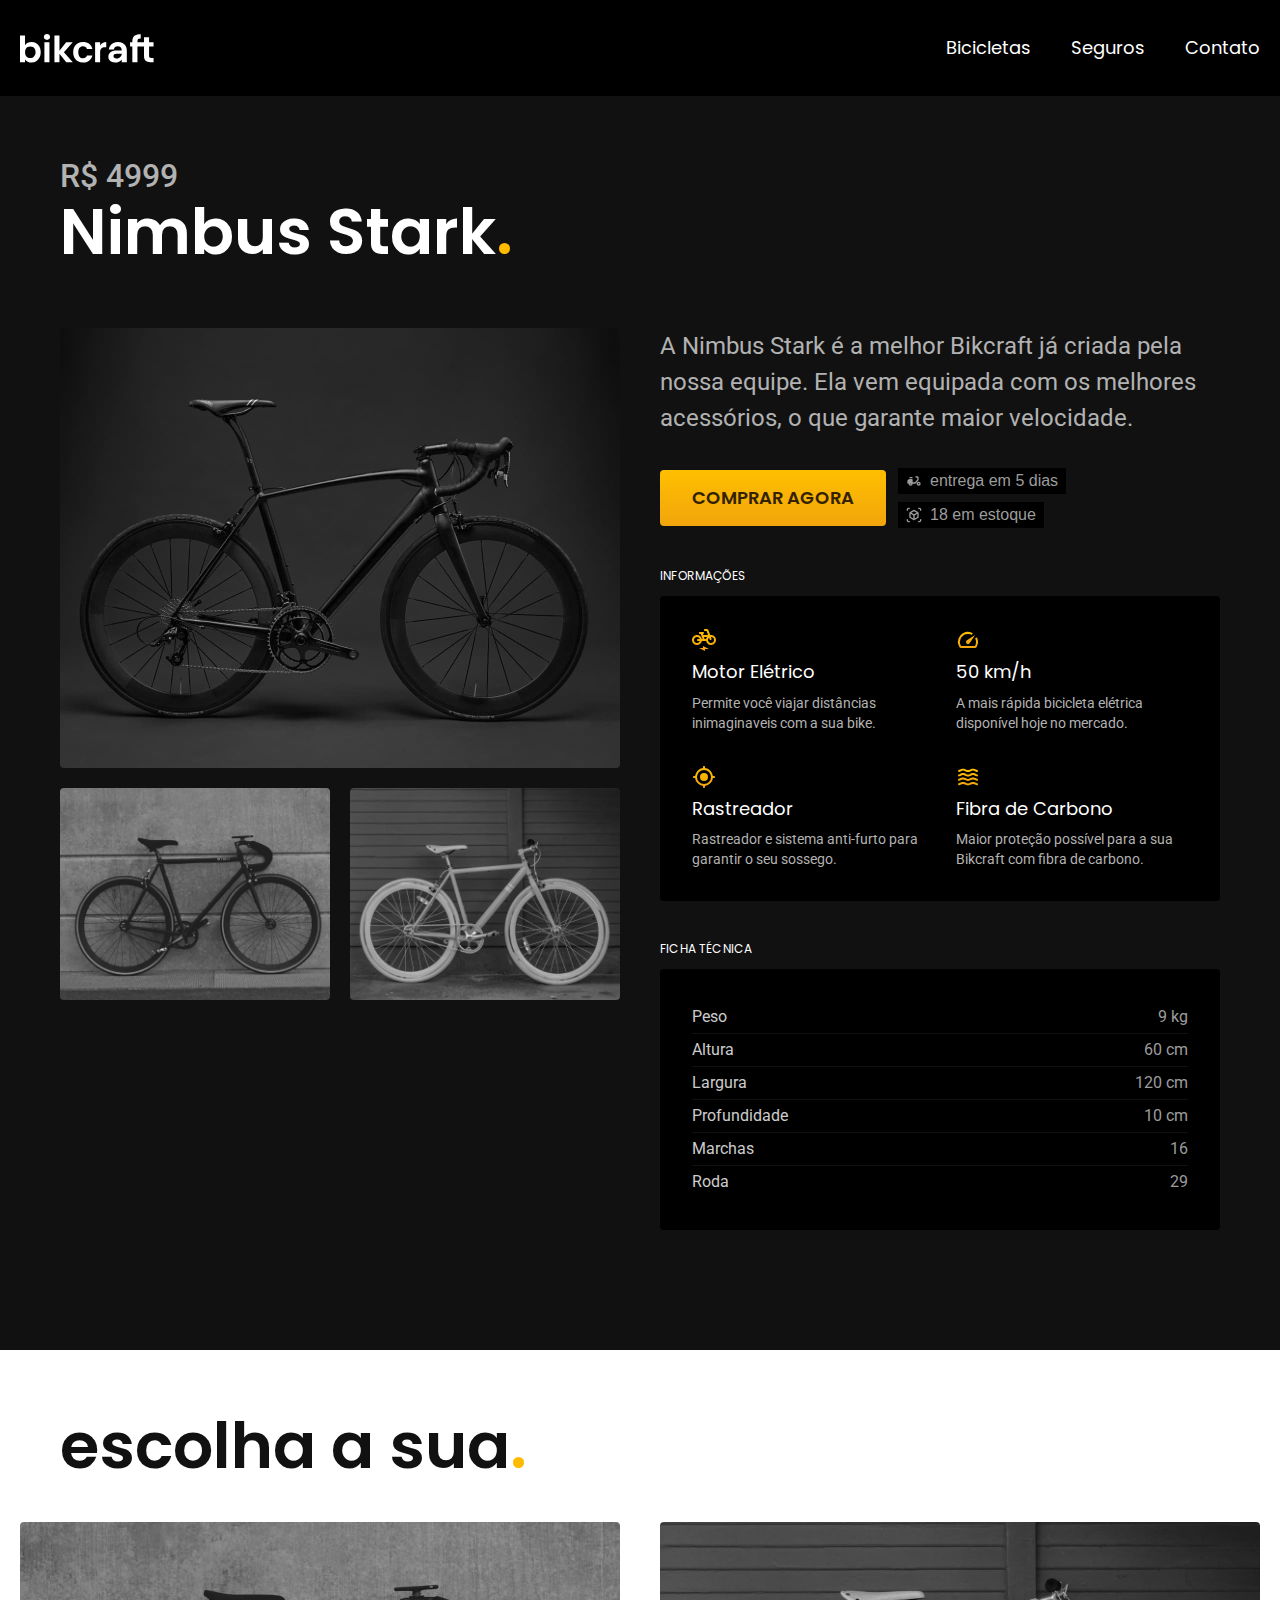
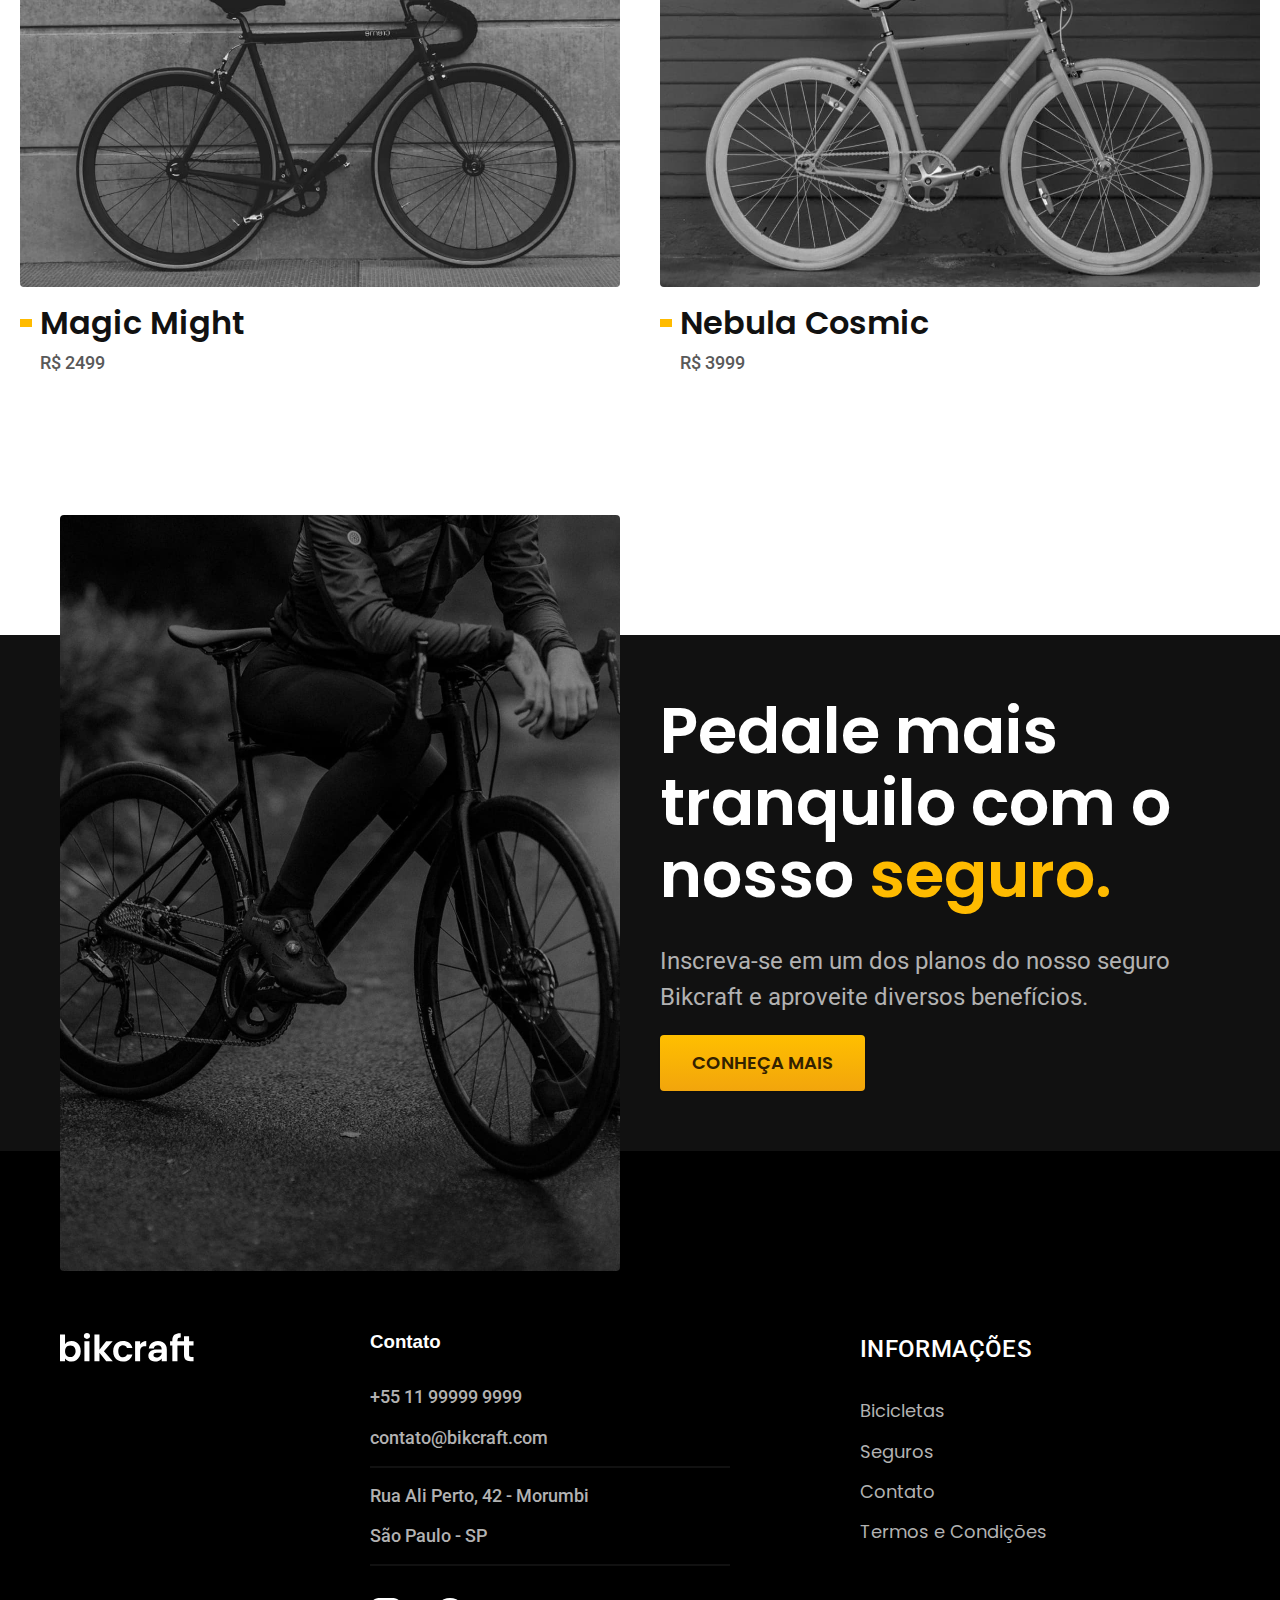
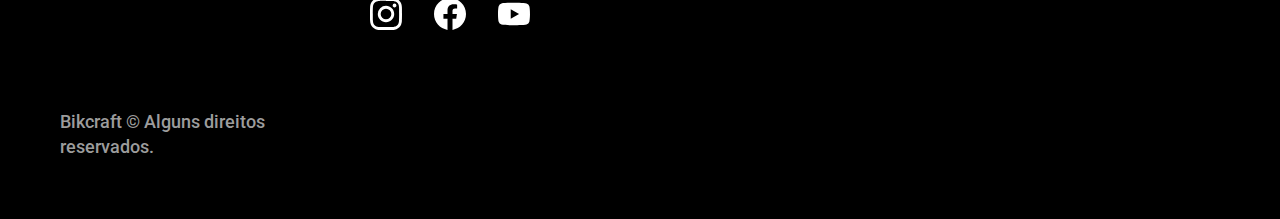
<file: bicicletas-html/nimbus.html>
<!DOCTYPE html>
<html lang="pt-br">

<head>
  <meta charset="UTF-8">
  <meta name="viewport" content="width=device-width, initial-scale=1.0">
  <title>Nimbus Stark | Bikcraft</title>
  <meta name="description" content="Termos e condições.">
  <link rel="stylesheet" href="../css/style.min.css">
  <link rel="preconnect" href="https://fonts.googleapis.com">
  <link rel="preconnect" href="https://fonts.googleapis.com">
  <link rel="preconnect" href="https://fonts.gstatic.com" crossorigin>
  <link href="https://fonts.googleapis.com/css2?family=Merriweather:ital,wght@1,900&family=Poppins:wght@400;600&family=Roboto:wght@400;500&display=swap" rel="stylesheet">
  <link rel="icon" href="../favicon.svg" type="image/svg+xml">
  <script>document.documentElement.classList.add('js') </script>
</head>

<body id="bicicleta">
  <header class="header-bg">
    <div class="header">
      <a href="./"><img src="../bikcraft.svg" alt="Bikcraft"></a>
      <nav aria-label="primaria">
        <ul class="header-menu font-1-m cor-0">
          <li><a href="../bicicletas.html">Bicicletas</a></li>
          <li><a href="../seguros.html">Seguros</a></li>
          <li><a href="../contato.html">Contato</a></li>
        </ul>
      </nav>
    </div>
  </header>
  <main class="titulo-bg">
    <div>
      <div class="container">
        <p class="font-2-xl cor-5">R$ 4999</p>
        <h1 class="font-1-xxl cor-0">Nimbus Stark<span class="cor-p1">.</span></h1>
      </div>
    </div>
    <div class="bicicleta container">
      <div class="bicicleta-imagens">
        <img class="principal" src="../bicicleta/nimbus1.jpg" alt="bicicleta 1">
        <img src="../bicicleta/nimbus2.jpg" alt="bicicleta 2">
        <img src="../bicicleta/nimbus3.jpg" alt="bicicleta 3">
      </div>
      <div class="bicicleta-content">
        <p class="font-2-l cor-5">A Nimbus Stark é a melhor Bikcraft já criada pela nossa equipe. Ela vem equipada com os melhores acessórios, o que garante maior velocidade.</p>
        <div class="bicicleta-comprar">
          <a class="btn" href="../orcamento.html?tipo=bikcraft&produto=nimbus">Comprar Agora</a>
          <span class="font-1-xa cor-6"> <img src="../icones/entrega.svg" alt=""> entrega em 5 dias</span>
          <span class="font-1-xa cor-6"> <img src="../icones/estoque.svg" alt="">18 em estoque</span>
        </div>
        <h2 class="font-1-xs cor-0">Informações</h2>
        <ul class="bicicleta-informacoes">
          <li>
            <img src="../icones/eletrica.svg" alt="">
            <h3 class="font-1-m cor-0">Motor Elétrico </h3>
            <p class="font-2-xs cor-5">Permite você viajar distâncias inimaginaveis com a sua bike.</p>
          </li>
          <li>
            <img src="../icones/velocidade.svg" alt="">
            <h3 class="font-1-m cor-0">50 km/h
            </h3>
            <p class="font-2-xs cor-5">A mais rápida bicicleta elétrica disponível hoje no mercado.</p>
          </li>
          <li>
            <img src="../icones/rastreador.svg" alt="">
            <h3 class="font-1-m cor-0">Rastreador</h3>
            <p class="font-2-xs cor-5">Rastreador e sistema anti-furto para garantir o seu sossego.</p>
          </li>
          <li>
            <img src="../icones/carbono.svg" alt="">
            <h3 class="font-1-m cor-0">Fibra de Carbono</h3>
            <p class="font-2-xs cor-5">Maior proteção possível para a sua Bikcraft com fibra de carbono.</p>
          </li>
        </ul>
        <h2 class="font-1-xs cor-0">Ficha técnica</h2>
        <ul class="bicicleta-ficha font-2-s cor-4">
          <li>Peso <span>9 kg</span></li>
          <li>Altura<span>60 cm</span></li>
          <li>Largura <span>120 cm</span></li>
          <li>Profundidade<span>10 cm</span></li>
          <li>Marchas <span>16</span></li>
          <li>Roda <span>29</span></li>
        </ul>
      </div>
    </div>
  </main>
  <article class="bicicletas-listas container">
    <h2 class="container font-1-xxl ">escolha a sua<span class="cor-p1">.</span></h2>

    <ul>
      <li>
        <a href="./magic.html">
          <img src="../bicicletas/magic.jpg" alt="Bicicleta preta">
          <h3 class="font-1-xl">Magic Might</h3>
          <span class="font-2-m cor-8">R$ 2499</span>
        </a>
      </li>

      <li>
        <a href="./nebula.html">
          <img src="../bicicletas/nebula.jpg" alt="Bicicleta branca">
          <h3 class="font-1-xl">Nebula Cosmic</h3>
          <span class="font-2-m cor-8">R$ 3999</span>
        </a>
      </li>
    </ul>
  </article>
  <article class="seguro-bg">
    <div class="seguro container">
      <div class="seguro-imagem">
        <img src="../fotos/seguros.jpg" alt="Pessoa parada em cima de uma bicicleta">
      </div>
      <div class="seguro-content">
        <h2 class="font-1-xxl cor-0">Pedale mais tranquilo com o nosso <span class="cor-p1">seguro.</span></h2>
        <p class="font-2-l cor-5">Inscreva-se em um dos planos do nosso seguro Bikcraft e aproveite diversos benefícios.</p>
        <a class="btn" href="../seguros.html">Conheça mais</a>
      </div>
    </div>
  </article>
  <footer class="footer-bg">
    <div class="footer container">
      <img src="../bikcraft.svg" alt="Bikcraft">
      <div class="footer-contato">
        <h3 class="font-2-lb cor-0">Contato</h3>
        <ul class=" font-2-m cor-5">
          <li><a href="tel:+5511999999999">+55 11 99999 9999</a></li>
          <li><a href="mailto:contato@bikcraft.com">contato@bikcraft.com</a></li>
          <li>Rua Ali Perto, 42 - Morumbi</li>
          <li>São Paulo - SP</li>
        </ul>
        <div class="footer-redes">
          <a href="./">
            <img src="../redes/instagram.svg" alt="Instagram">
          </a>
          <a href="./">
            <img src="../redes/facebook.svg" alt="Facebook">
          </a>
          <a href="./">
            <img src="../redes/youtube.svg" alt="Youtube">
          </a>
        </div>
      </div>
      <div class="footer-informacoes">
        <h3 class="font-2-l-b cor-0">Informações</h3>
        <nav>
          <ul class="font-1-m cor-5">
            <li><a href="../bicicletas.html">Bicicletas</a></li>
            <li><a href="../seguros.html">Seguros</a></li>
            <li><a href="../contato.html">Contato</a></li>
            <li><a href="../termos.html">Termos e Condições</a></li>
          </ul>
        </nav>
      </div>
      <p class="footer-copy font-2-m cor-6">Bikcraft © Alguns direitos reservados.</p>
    </div>
  </footer>
  <script src="../js/script.js"></script>
</body>

</html>
</file>
<file: css/style.min.css>
body{margin:0;font-family:Arial,Helvetica,sans-serif;color:#111}blockquote,body,dd,h1,h2,h3,h4,p,ul{margin:0}ul{padding:0;list-style:none}a{text-decoration:none;color:inherit}img{max-width:100%;height:auto;display:block}img[src$=".jpg"]{border-radius:4px}.font-1-xs{font:400 0.75rem/1.35 Poppins,sans-serif}.font-2-xs{font:400 0.875rem/1.43 Roboto,sans-serif}.font-1-s{font:400 1rem/1.5 Poppins,sans-serif}.font-2-s{font:400 1rem/1.5 Roboto,sans-serif}.font-1-m,.font-1-m-b{font:400 1.125rem/1.35 Poppins,sans-serif}.font-1-m-b{font-weight:600}.font-2-m{font:500 1.125rem/1.35 Roboto,sans-serif}.font-1-l{font:400 1.5rem/1.5 Poppins,sans-serif}.font-2-l,.font-2-l-b{font:400 1.5rem/1.5 Roboto,sans-serif}.font-2-l-b{font-weight:500;letter-spacing:.015em;text-transform:uppercase}.font-1-xl{font:600 2rem/1.25 Poppins,sans-serif}.font-2-xl{font:500 2rem/1.25 Roboto,sans-serif}.font-1-xxl{font:600 4rem/1.125 Poppins,sans-serif}@media (max-width:1200px){.font-1-xxl{font-size:3rem}.font-2-l,.font-2-l-b{font-size:1.125rem}}@media (max-width:800px){.font-1-xxl{font-size:2rem}.font-1-xl,.font-2-xl{font-size:1.5rem}}:root{--cor-0:#fff;--cor-1:#f7f7f7;--cor-2:#ededed;--cor-3:#dedede;--cor-4:#ccc;--cor-5:#b2b2b2;--cor-6:#9c9c9c;--cor-7:#707070;--cor-8:#595959;--cor-9:#3f3f3f;--cor-10:#2e2e2e;--cor-11:#111;--cor-12:#000;--cor-p1:#fb0;--cor-p2:#e5a40b;--cor-p3:#a66e00;--cor-p4:#640;--cor-p5:#320}.cor-0{color:var(--cor-0)}.cor-1{color:var(--cor-1)}.cor-2{color:var(--cor-2)}.cor-3{color:var(--cor-3)}.cor-4{color:var(--cor-4)}.cor-5{color:var(--cor-5)}.cor-6{color:var(--cor-6)}.cor-7{color:var(--cor-7)}.cor-8{color:var(--cor-8)}.cor-9{color:var(--cor-9)}.cor-10{color:var(--cor-10)}.cor-11{color:var(--cor-11)}.cor-12{color:var(--cor-12)}.cor-p1{color:var(--cor-p1)}.cor-p2{color:var(--cor-p2)}.cor-p3{color:var(--cor-p3)}.cor-p4{color:var(--cor-p4)}.cor-p5{color:var(--cor-p5)}.header-bg{background:var(--cor-12)}.header{display:flex;justify-content:space-between;align-items:center;padding:20px;flex-wrap:wrap;gap:20px}.header-menu{display:flex;gap:40px;flex-wrap:wrap}.header-menu a{display:inline-block;padding:16px 0;position:relative}.header-menu a::after{content:"";display:block;height:2px;width:0;background:var(--cor-0);margin-top:4px;transition:.3s;position:absolute}.header-menu a.ativo::after,.header-menu a:hover::after{width:100%}@media (max-width:800px){.header-menu{gap:20px}.header-menu a{background:var(--cor-11);padding:12px 16px;border-radius:4px}.header-menu a:hover{background:var(--cor-10)}.header-menu a::after{display:none}}@media (max-width:600px){.header-menu{gap:12px}.header-menu a{font-size:.875rem;padding:8px 12px}}.footer-bg{background-color:var(--cor-12);padding:60px 20px}.footer{display:grid;grid-template-columns:3fr 5fr 4fr;gap:40px}.footer h3{margin-bottom:32px}.footer-contato ul{margin-bottom:32px}.footer li{margin-bottom:16px}.footer-contato li:nth-child(2n)::after{content:"";display:block;max-width:360px;height:2px;background:var(--cor-11);margin-top:16px}.footer-redes{display:flex;gap:32px}.footer a:hover{color:var(--cor-0)}.footer-copy{margin-top:40px;grid-template-columns:1/-1}@media(max-width:800px){.footer>img{display:none}.footer{grid-template-columns:1fr 1fr}}@media(max-width:600px){.footer{grid-template-columns:1fr;gap:60px}.footer-copy{margin-top:0}}.container{box-sizing:border-box;max-width:1200px;margin:0 auto;padding:0 20px}.btn{display:inline-block;padding:16px 32px;background:linear-gradient(#ffbf00,#f2a50c);border-radius:4px;box-shadow:0 1px 2px rgba(0,0,0,.1);text-transform:uppercase;color:var(--cor-p5);font:600 1.125rem/1.35 Poppins,sans-serif;max-width:max-content;border:none;cursor:pointer}.btn:hover{background:linear-gradient(#ffb60d,#e59317)}.btn.secundario{background:var(--cor-10);color:var(--cor-2)}.btn.secundario:hover{background:var(--cor-9);color:var(--cor-2)}.btn.seta{display:flex;align-items:center}.btn.seta::after{content:"";display:inline-block;width:18px;height:12px;margin-left:12px;background:url("../icones/seta.svg") no-repeat;transition:transform .2s}.btn.seta:hover::after{transform:translateX(4px)}@media (max-width:600px){.btn{padding:12px 16px;font-size:1rem}}.link{display:inline-block;color:var(--cor-p1);font:500 1.5rem/1.5 Poppins,sans-serif;text-transform:uppercase}.link::after{content:"";display:block;width:100%;height:4px;background:currentColor}.link:hover{color:var(--cor-0)}.titulo-bg{padding:60px 0;background-color:var(--cor-11)}.titulo{background:url("../dec/top-right.svg") no-repeat top right 20px}.titulo p{margin-bottom:4px}@media (max-width:800px){.titulo-bg{padding:40px 0}.titulo p{font-size:1rem;text-transform:lowercase;font-weight:400}}.form{display:grid;grid-template-columns:1fr 1fr;gap:20px}.form label{display:block;font:600 1rem/1.5 Poppins,sans-serif;margin-bottom:4px}.form input[type=email],.form input[type=text],.form textarea{font:400 1rem/1.5 Roboto,sans-serif;background:var(--cor-1);border:var(--cor-2);padding:12px;border-radius:4px;width:100%;box-sizing:border-box}.form input[type=email]:focus,.form input[type=text]:focus,.form textarea:focus{outline:0;border-color:var(--cor-p1);background:var(--cor-0);box-shadow:0 0 0 2px #fea}.form .col-2{grid-column:span 2}@media(max-width:600px){.form{grid-template-columns:1}.form .col-2{grid-column:1}}.js.fadeInDown{transform:translate3d(0,-20px,0)}.js.fadeInUp{transform:translate3d(0,20px,0)}.js.fadeInRight{transform:translate3d(20px,0,0)}.js.fadeInLeft{transform:translate3d(-20px,0,0)}.js [data-anime]{opacity:0}.js .anime{opacity:1;transform:none;transition:transform .8s,opacity .8s}.introducao-bg{background:var(--cor-12) url('../dec/bottom-left.svg') no-repeat bottom 160px left 40px;box-shadow:inset 0 -120px var(--cor-0)}.introducao{display:grid;grid-template-columns:1fr 1fr;gap:0 40px}.introducao img{width:100%;height:100%;object-fit:cover}.introducao-content{align-self:end;padding-bottom:200px}.introducao h1{margin-bottom:32px}.introducao p{margin-bottom:20px}@media (max-width:1500px){.introducao-bg{background:var(--cor-12)}}@media (max-width:800px){.introducao-bg{background:var(--cor-11);padding-top:40px;box-shadow:inset 0 -60px var(--cor-0)}.introducao{grid-template-columns:1fr;gap:32px}.introducao h1{margin-bottom:16px}.introducao-content{padding-bottom:0}.introducao img{height:300px;width:100%}}.tecnologia-bg{background-color:var(--cor-11);box-shadow:inset 0 80px var(--cor-0),inset 0 -80px var(--cor-0)}.tecnologia{display:grid;grid-template-columns:1fr 1fr;gap:40px;padding:60px}.tecnologia-imagem img{width:100%;height:100%;object-fit:cover;object-position:left}.tecnologia-content{padding-top:160px;padding-bottom:160px}.tecnologia-content>span{display:block;margin-bottom:20px}.tecnologia-content h2{margin-bottom:32px}.tecnologia-content>p{margin-bottom:20px}.tecnologia a{display:inline-block;margin-bottom:80px}.tecnologia-vantagens{display:flex;gap:40px}.tecnologia-vantagens h3{margin-bottom:8px;width:max-content}.tecnologia-vantagens img{width:24px;margin-bottom:8px}@media(max-width:800px){.tecnologia-bg{box-shadow:initial}.tecnologia{grid-template-columns:1fr}.tecnologia-content{padding-top:60px;padding-bottom:60px}.tecnologia-imagem{display:none}.tecnologia a{margin-bottom:60px}}@media(max-width:600px){.tecnologia-vantagens{flex-direction:column}}.parceiros{padding:60px 0 120px 0}.parceiros h2{margin-bottom:60px}.parceiros ul{padding:0 20px;max-width:1400px;display:grid;grid-template-columns:repeat(4,1fr);margin:0 auto}.parceiros li{display:flex;padding:32px;border-left:2px solid var(--cor-2)}.parceiros img{margin:auto}.parceiros li:first-child,.parceiros li:nth-child(5){border-left:none}.parceiros li:nth-child(n+5){border-top:2px solid var(--cor-2)}@media (max-width:800px){.parceiros{padding-bottom:60px}.parceiros h2{margin-bottom:20px}.parceiros ul{grid-template-columns:repeat(2,1fr)}.parceiros li{padding:20px}.parceiros li:nth-child(n+3){border-top:2px solid var(--cor-2)}.parceiros li:nth-child(odd){border-left:none}}.depoimento{display:grid;grid-template-columns:1fr 1fr;background-color:var(--cor-p1);overflow:hidden}.depoimento img{width:100%;height:100%;object-fit:cover;border-radius:0}.depoimento-content{padding:40px 40px 80px 80px;align-self:end;background:url("../dec/bottom-right-p.svg") no-repeat bottom 20px right 40px}.depoimento-content p{max-width:32ch;font-family:Merriweather,serif;font-style:italic;font-weight:900;margin-bottom:32px;position:relative}.depoimento p::after,.depoimento p::before{font-size:5rem;color:var(--cor-p2);display:block;position:absolute}.depoimento p::before{content:"“";left:-50px;top:-20px}.depoimento p::after{content:"”";right:0}@media(min-width:1200px){.depoimento img{max-height:520px}}@media(max-width:800px){.depoimento{grid-template-columns:1fr;text-align:center}.depoimento-content{padding:40px 20px;justify-self:center}.depoimento img{max-height:200px}}.bicicletas-listas{padding:60px 0 120px 0;max-width:1400px;margin:0 auto}.bicicletas-listas h2{margin-bottom:40px}.bicicletas-listas ul{display:flex;padding:0 20px 20px 20px;gap:40px;overflow-x:auto}.bicicletas-listas li{min-width:280px}.bicicletas-listas a{display:block}.bicicletas-listas img{margin-bottom:16px}.bicicletas-listas h3{margin-bottom:8px;position:relative;display:flex;align-items:center}.bicicletas-listas h3::before{content:"";display:inline-block;width:12px;height:8px;margin-right:8px;background-color:var(--cor-p1)}.bicicletas-listas a:hover h3::before{width:24px;transition:width .2s}.bicicletas-listas li span{padding-left:20px}@media (max-width:800px){.bicicletas-listas{padding:60px 0 60px 0}.bicicletas-listas ul{gap:20px}}.bicicletas-bg{background:linear-gradient(to right,var(--cor-0) 30%,var(--cor-11)0%)}.bicicletas{display:grid;grid-template-columns:1fr 1fr;gap:40px;padding:60px 20px;background:url("../dec/top-right.svg") no-repeat top 40px right 40px}.bicicletas-imagem{display:grid}.bicicletas-imagem img{grid-area:1/1}.bicicletas-imagem span{grid-area:1/1;place-self:start end;margin-top:20px;background-color:var(--cor-12);padding:8px 16px 8px 8px;display:inline-block;border-radius:4px 0 0 4px}.bicicletas-content{display:grid;grid-template-columns:1fr auto;align-content:start}.bicicletas h2,.bicicletas p{grid-column:1/-1}.bicicletas h2{margin-bottom:30px}.bicicletas h2::before{content:"";display:block;width:12px;height:8px;background:var(--cor-p1);margin-bottom:8px}.bicicletas p{margin-bottom:32px}.bicicletas .btn{place-self:end}.bicicletas li{display:flex;align-items:center}.bicicletas ul{display:grid;gap:16px}.bicicletas-content img{width:24px;margin-right:8px}@media (max-width:800px){.bicicletas-bg{background:var(--cor-11)}.bicicletas{grid-template-columns:1fr;gap:20px;padding:40px 20px}}@media (max-width:600px){.bicicletas-content{grid-template-columns:1fr}.bicicletas-content ul{font-size:1rem;grid-template-columns:1fr 1fr;margin-bottom:32px}.bicicletas .btn{place-self:start}}.bicicleta{display:grid;grid-template-columns:1fr 1fr;align-items:start;gap:40px;padding:60px 20px}#bicicleta .titulo p{text-transform:uppercase}.bicicleta-imagens{display:flex;flex-wrap:wrap;gap:20px}.bicicleta-imagens img{flex:1;min-width:200px}.bicicleta-imagens img:first-child{min-width:100%}.bicicleta-content>p{margin-bottom:32px}.bicicleta-comprar{display:grid;grid-template-columns:max-content auto;align-items:center;justify-items:start;gap:8px 12px;margin-bottom:40px}.bicicleta-comprar a{grid-row:span 2}.bicicleta-comprar span{display:flex;align-items:center;background:var(--cor-12);gap:8px;padding:4px 8px}.bicicleta-content h2{text-transform:uppercase;letter-spacing:.015em;margin-bottom:12px}.bicicleta-ficha,.bicicleta-informacoes{padding:32px;background-color:var(--cor-12);border-radius:4px}.bicicleta-informacoes{margin-bottom:40px;display:grid;grid-template-columns:1fr 1fr;gap:32px}.bicicleta-informacoes img{width:24px;margin-bottom:8px}.bicicleta-informacoes h3{margin-bottom:8px}.bicicleta-ficha li{padding:4px 0;display:flex;justify-content:space-between;border-bottom:1px solid var(--cor-11)}.bicicleta-ficha li:last-child{border:none}.bicicleta-ficha span{color:var(--cor-6)}@media(max-width:800px){.bicicleta{grid-template-columns:1fr;padding:40px 20px}.bicicleta-imagens{grid-row:2}}@media(max-width:400px){.bicicleta-informacoes{grid-template-columns:1fr}.bicicleta-comprar{grid-template-columns:1fr}}.seguro-bg{background-color:var(--cor-11);box-shadow:inset 0 120px var(--cor-0),inset 0 -120px var(--cor-12)}.seguro{display:grid;grid-template-columns:1fr 1fr;gap:40px}.seguro-imagem img{width:100%;height:100%;object-fit:cover}.seguro-content{padding:180px 0}.seguro h2{margin-bottom:32px}.seguro p{margin-bottom:20px}@media (max-width:800px){.seguro-bg{box-shadow:inset 0 -60px var(--cor-12)}.seguro{grid-template-columns:1fr}.seguro-content{grid-row:1;padding:40px 0 0 0}}.seguros-bg{background:var(--cor-11)}.seguros{padding-top:60px;padding-bottom:60px;display:grid;grid-template-columns:1fr 1fr;gap:40px;align-items:center}#seguros .seguros{padding-top:0}.seguros h2{grid-column:1/-1;margin-bottom:60px}.seguros-item{background-color:var(--cor-12);padding:32px 32px 32px 60px;display:grid;grid-template-columns:1fr auto;border-radius:4px}.seguros-item h3{margin-bottom:40px}.seguros-item span{grid-column:2;display:block}.seguros-item ul{grid-column:1/-1;margin-bottom:32px}.seguros-item li{position:relative;display:flex;align-items:center}.seguros-item li+li{margin-top:20px}.seguros-item li::before{content:"";display:inline-block;width:13px;height:9px;background-image:url(../icones/lista.svg);position:absolute;left:-21px}.seguros-item a{grid-column:1/-1;justify-self:start}@media (max-width:800px){.seguros{grid-template-columns:1fr}}.vantagens-bg{background:var(--cor-12)}.vantagens{padding:120px 20px}.vantagens h2{margin-bottom:60px}.vantagens ul{display:grid;grid-template-columns:repeat(auto-fit,minmax(280px,1fr));gap:40px 80px}.vantagens h3,.vantagens img{margin-bottom:8px}@media (max-width:800px){.vantagens{padding:60px 20px}.vantagens h2{margin-bottom:40px}.vantagens ul{gap:20px}}.perguntas{padding:120px 20px}.perguntas dl>div{padding:20px;border-radius:4px}.perguntas dl>div:nth-child(odd){background:var(--cor-1)}.perguntas button{display:grid;grid-template-columns:auto 1fr auto;align-items:center;gap:8px;cursor:pointer;border:none;background:0 0;width:100%;text-align:left}.perguntas button::before{content:"";display:inline-block;width:12px;height:8px;background-color:var(--cor-p1)}.perguntas button::after{content:"";display:inline-block;width:14px;height:6px;background-image:url("../icones/seta-abrir.svg");transition:.3s}.perguntas button:hover:after,.perguntas button[aria-expanded=true]:after{transform:rotate(180deg)}.js.perguntas dd{display:none}.js.perguntas dd.ativa{display:block}.perguntas dd{padding-left:20px;padding-top:16px;max-width:80ch}@media (max-width:800px){.perguntas{padding:60px 20px}.perguntas h2{margin-bottom:40px}}.termos{padding:80px 20px}.termos h2{font-weight:600;margin-bottom:20px}.termos p+h2{margin-top:40px}.termos p{max-width:65ch;margin-bottom:24px}#contato{background:linear-gradient(var(--cor-11)600px,var(--cor-1)0px)}.contato{display:grid;grid-template-columns:5fr 7fr}.contato-dados,.contato-formulario{padding:60px;box-shadow:0 1px 2px rgba(0,0,0,.1)}.contato-dados{border-radius:4px 0 0 4px;background:var(--cor-12) url("../dec/bottom-left.svg") no-repeat bottom 20px left 20px}.contato-formulario{border-radius:0 4px 4px 0;background:var(--cor-0) url("../dec/bottom-right.svg") no-repeat bottom 20px right 20px}.contato h2{margin-bottom:60px}.contato-endereco{margin-bottom:32px;padding-left:28px;background:url("../icones/local.svg") no-repeat 0 2px}.contato-endereco p{margin-bottom:8px}.contato-meios a{display:block;max-width:max-content;margin-bottom:8px;padding-left:28px}.contato-meios a:hover{color:var(--cor-0)}.contato-meios a:first-child{background:url(../icones/email.svg) no-repeat 0 2px}.contato-meios a:nth-child(2){margin-bottom:32px}.contato-meios a:nth-child(3){background:url(../icones/telefone.svg) no-repeat 0 2px;margin-bottom:60px}.contato-redes{display:flex;gap:32px;padding-left:28px}@media (max-width:800px){.contato{grid-template-columns:1fr}.contato-dados,.contato-formulario{padding:20px}.contato-dados{border-radius:4px 4px 0 0;background:var(--cor-12)}.contato-formulario{border-radius:0 0 4px 4px}.contato-formulario,.contato-meios a:nth-child(3){margin-bottom:32px}.contato-redes{margin-bottom:12px}}.lojas{display:grid;grid-template-columns:1fr 1fr;gap:0 40px;padding-top:120px;padding-bottom:120px}.lojas h2{grid-column:1/-1;margin-bottom:60px}.lojas img{border-radius:4px 4px 0 0}.lojas-item{border-radius:4px;background:var(--cor-0);box-shadow:0 1px 2px rgba(0,0,0,.1)}.lojas-content{display:grid;grid-template-columns:1fr 1fr;gap:32px 16px;padding:32px}.lojas h3,.lojas-tempo{grid-column:1/-1}.lojas-dados{display:grid;gap:8px;border-left:2px solid var(--cor-2);padding-left:12px}.lojas-tempo{display:flex;align-items:center;gap:8px}@media (max-width:800px){.lojas{gap:20px;padding-top:60px;padding-bottom:60px}.lojas h2{margin-bottom:32px}.lojas-content{grid-template-columns:1fr}}@media (max-width:600px){.lojas{grid-template-columns:1fr}}#orcamento{background:linear-gradient(var(--cor-11) 600px,var(--cor-1) 0)}.orcamento{display:grid;grid-template-columns:5fr 7fr;padding-bottom:120px}.orcamento h2{text-transform:uppercase;position:relative;display:flex;align-items:center}.orcamento h2::before{content:"";display:inline-block;width:4px;height:8px;background-color:var(--cor-p1);position:absolute;left:-12px}.orcamento-dados,.orcamento-produto{padding:60px;box-shadow:0 1px 2px rgba(0,0,0,.1)}.orcamento-produto{border-radius:5px 0 0 5px;background:var(--cor-12) url("../dec/bottom-left.svg") no-repeat bottom 20px left 20px;display:grid;grid-template-columns:1fr 1fr;gap:20px;align-content:start}.orcamento-produto>*{grid-column:1/-1}.orcamento-produto>label{grid-column:initial}.orcamento-produto label{font:400 1rem/1.5 Poppins,sans-serif;color:var(--cor-4);background-color:var(--cor-10);padding:12px 16px;border-radius:4px;cursor:pointer;display:grid;grid-template-columns:auto 1fr auto;align-items:center;border:1px solid var(--cor-10)}.orcamento-produto input:checked+label{background:var(--cor-0);color:var(--cor-11)}.orcamento-produto label::before{content:"";display:inline-block;box-sizing:border-box;width:12px;height:12px;border:1px solid var(--cor-6);border-radius:50%;margin-right:8px}.orcamento-produto input:checked+label::before{border-color:var(--cor-7);box-shadow:inset 0 0 0 3px var(--cor-0),inset 0 0 0 6px var(--cor-7)}.orcamento-produto label:hover{background-color:var(--cor-9);border-color:var(--cor-9)}.orcamento-produto input:focus+label{box-shadow:0 0 0 2px var(--cor-p1);border-color:var(--cor-12)}.orcamento-produto label span{display:none}.orcamento-produto input:checked+label span{display:inline-block}.orcamento-produto input{opacity:0;position:absolute;pointer-events:none}.orcamento-dados{border-radius:0 5px 5px 0;background:var(--cor-0) url("../dec/bottom-right.svg") no-repeat bottom 20px right 20px}.orcamento-conteudo{display:none}.orcamento-conteudo h2,.orcamento-dados h2:nth-of-type(n+2){margin-top:20px}#bikcraft:checked~#orcamento-bikcraft,#seguro:checked~#orcamento-seguro{display:grid;gap:20px}.orcamento-detalhes{display:none;background:var(--cor-0);padding:20px;grid-template-columns:1fr 1fr;border-radius:4px;align-items:center}.orcamento-detalhes li{display:flex;align-items:center;margin-bottom:8px}.orcamento-detalhes li img{width:16px;margin-right:8px}.orcamento-produto input:checked+label+.orcamento-detalhes{display:grid}@media (max-width:1200px){.orcamento-dados,.orcamento-produto{padding:32px}}@media (max-width:800px){.orcamento{grid-template-columns:1fr}.orcamento-produto{border-radius:5px 5px 0 0;background:var(--cor-12)}.orcamento-dados{border-radius:0 0 5px 5px}}@media (max-width:400px){.orcamento-produto{grid-template-columns:1fr}}
</file>
